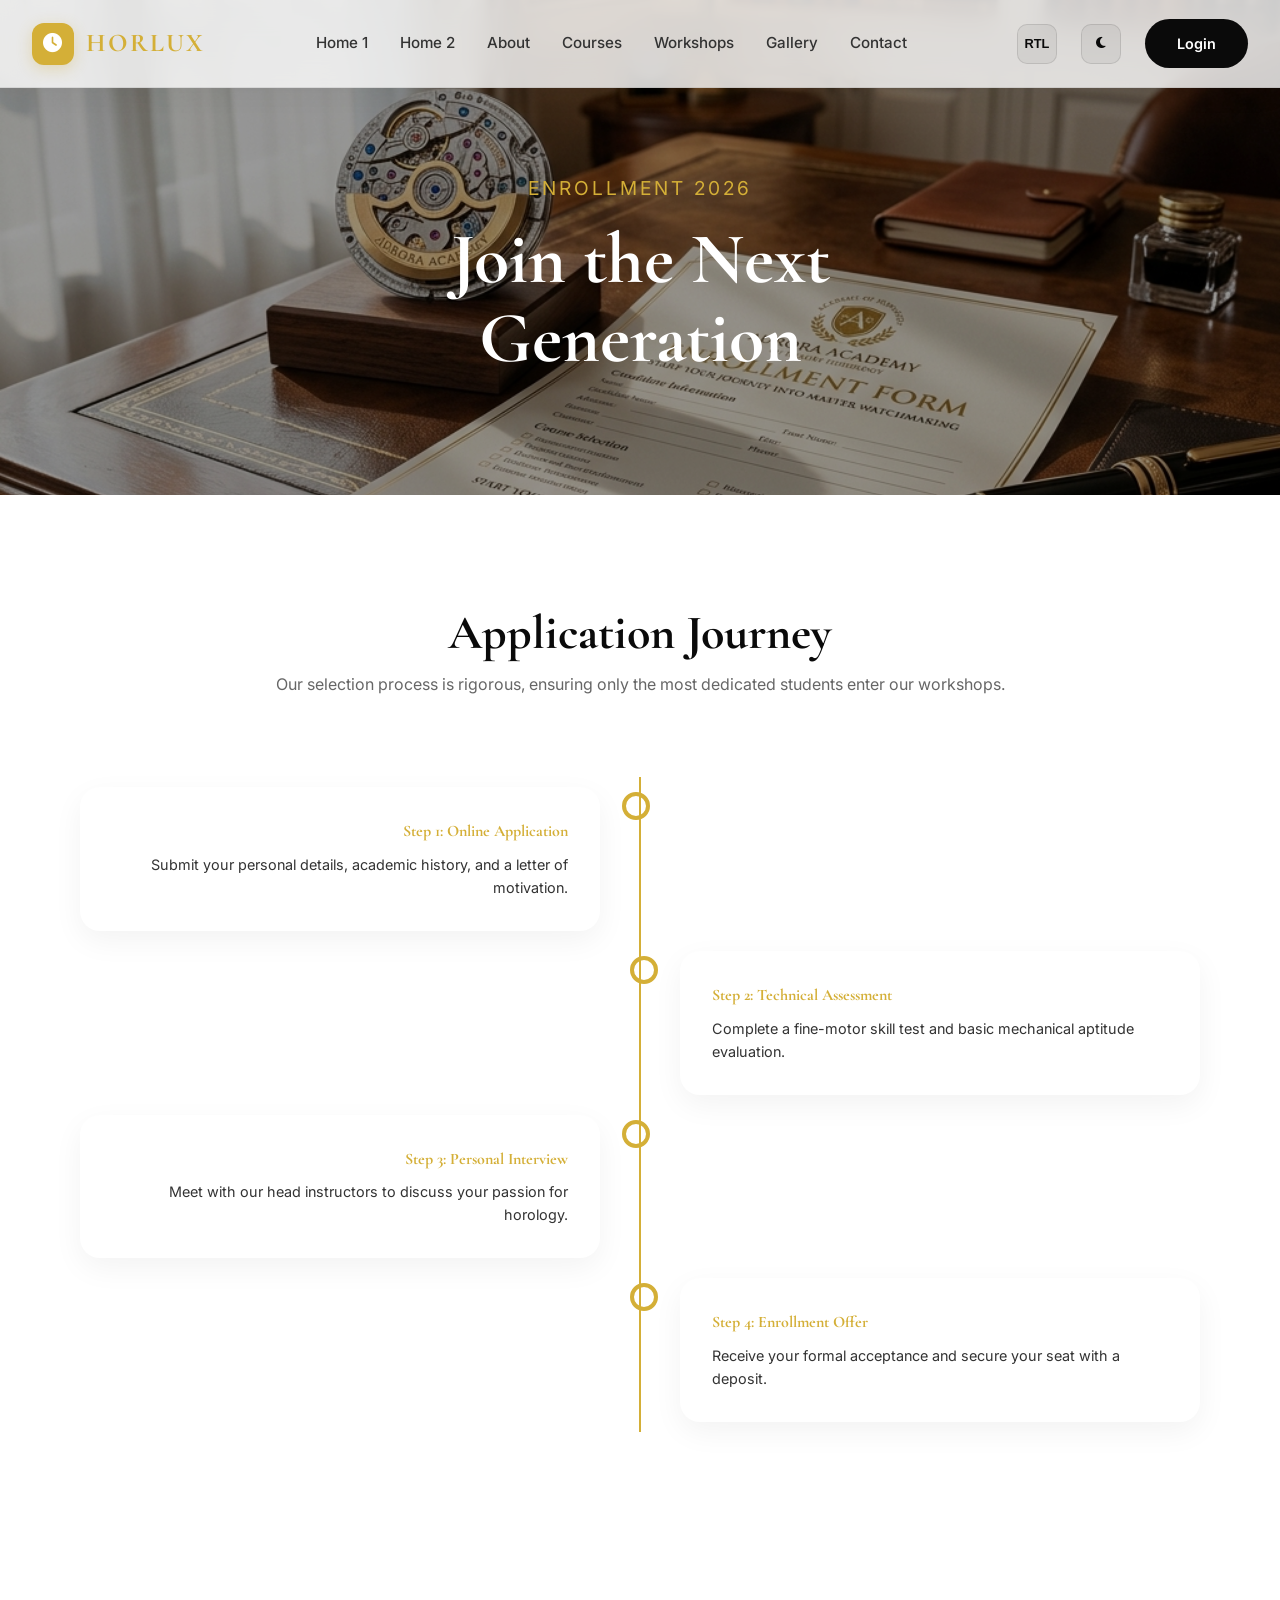
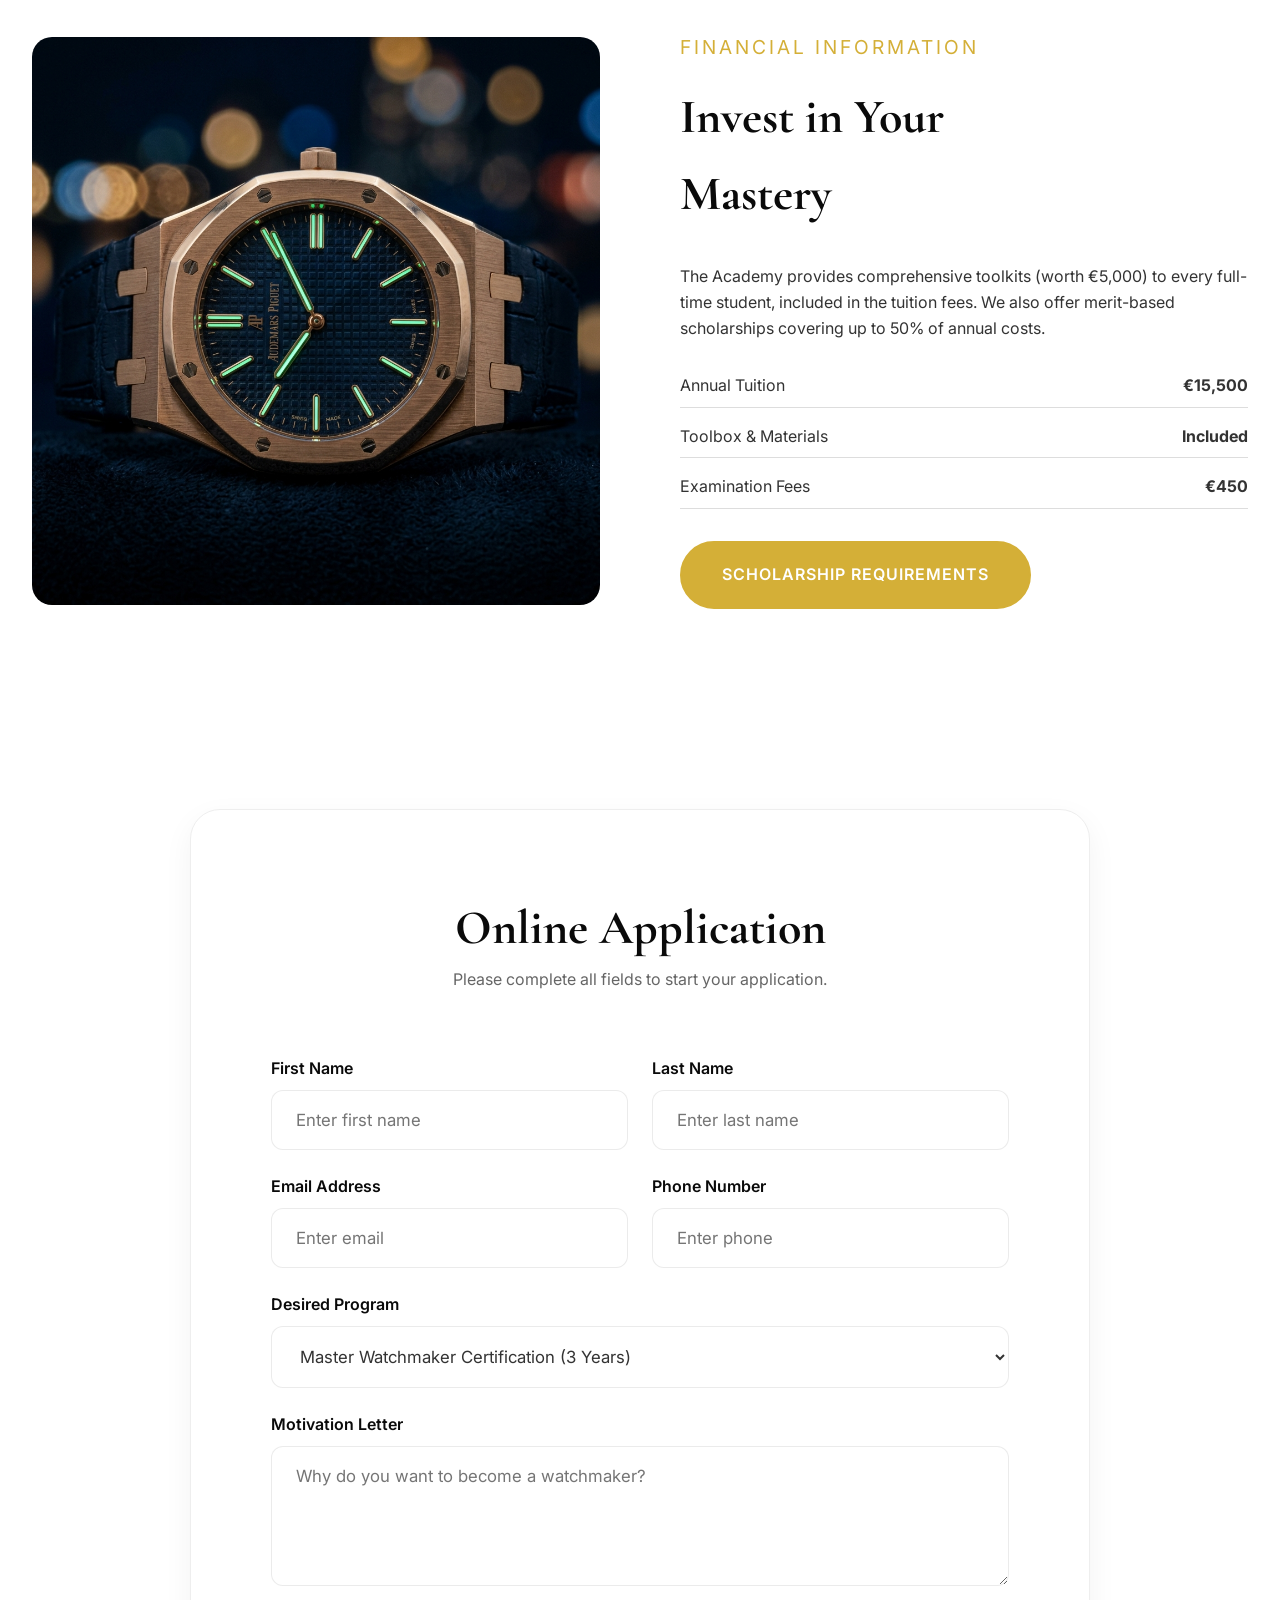
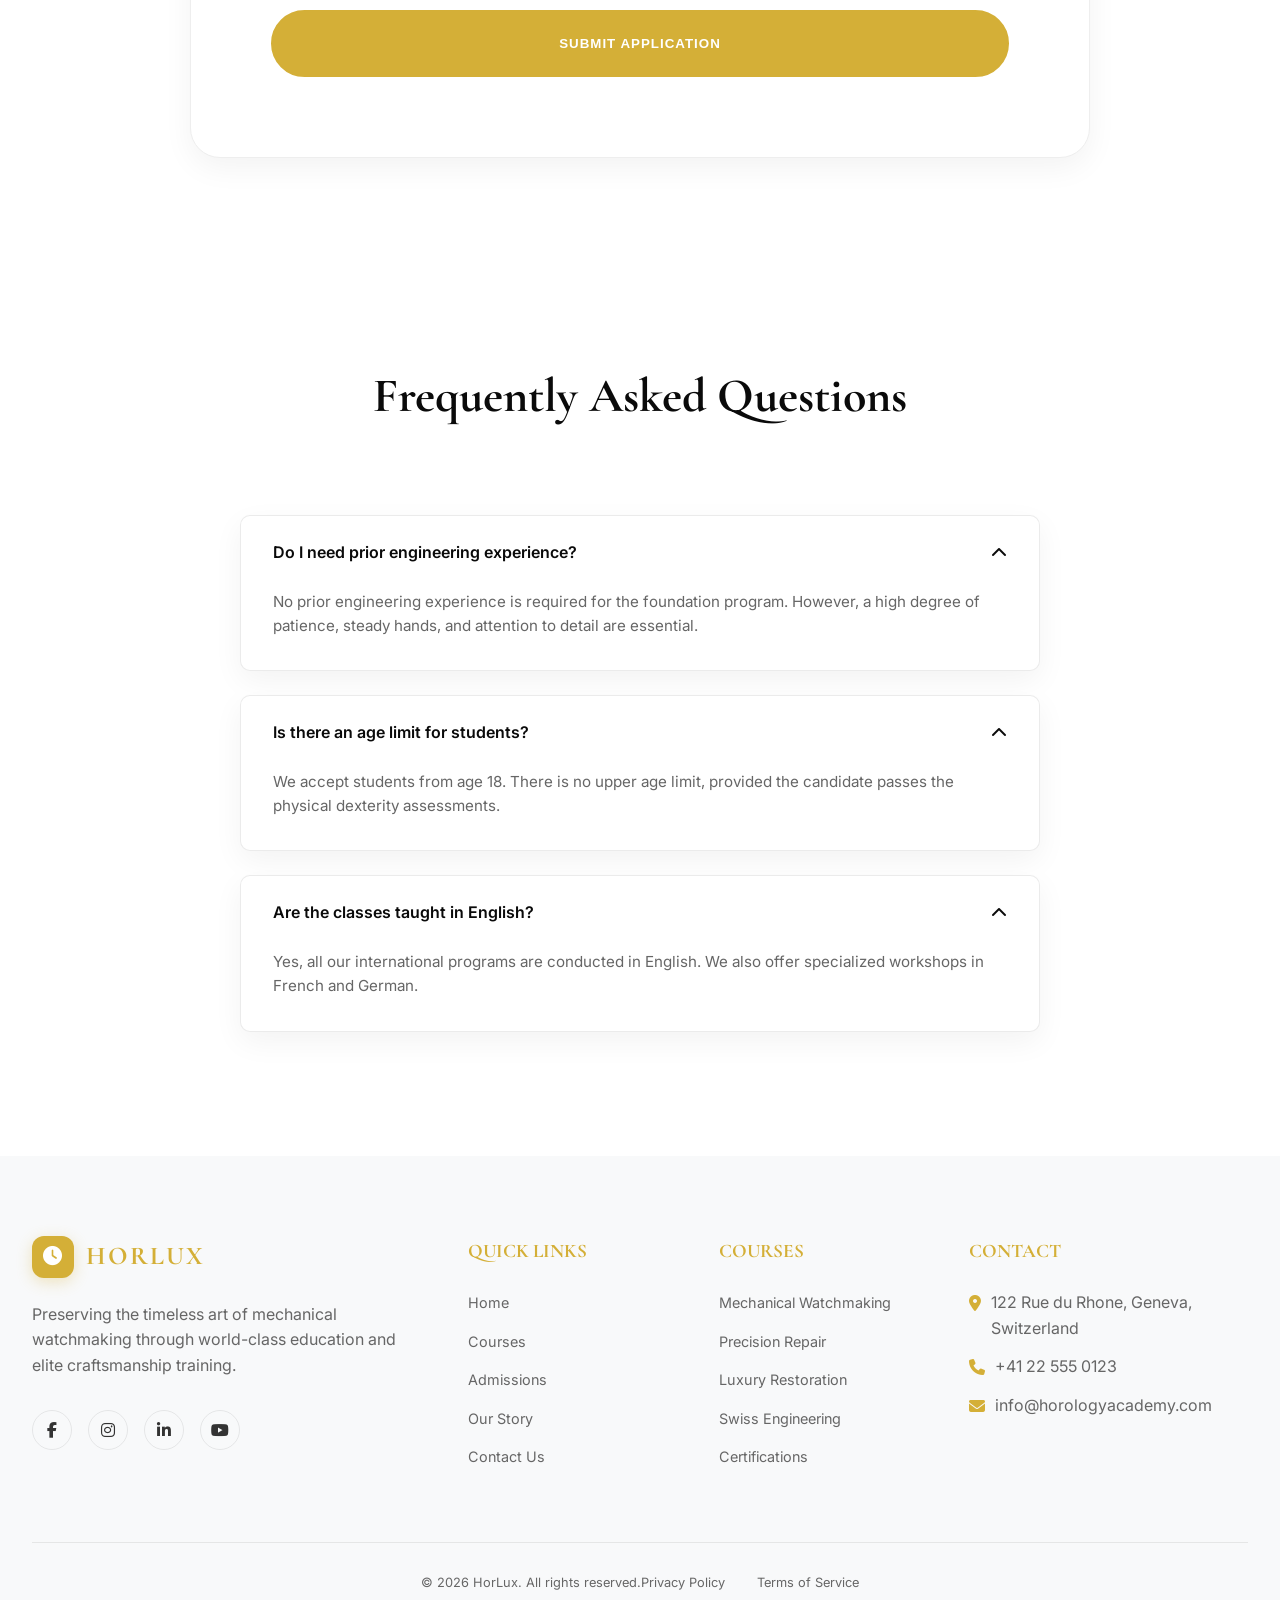
<file: pages/admissions.html>
<!DOCTYPE html>
<html lang="en" dir="ltr">
<head>
    <meta charset="UTF-8">
    <meta name="viewport" content="width=device-width, initial-scale=1.0">
    <title>Admissions | HorLux Application</title>

    <!-- Favicon -->
    <link rel="icon" type="image/svg+xml" href="../assets/images/favicon.svg">
    <link rel="apple-touch-icon" href="../assets/images/favicon.svg">

    <link href="https://fonts.googleapis.com/css2?family=Cormorant+Garamond:wght@400;600;700&family=Inter:wght@300;400;500;600;700&display=swap" rel="stylesheet">
    <link rel="stylesheet" href="https://cdnjs.cloudflare.com/ajax/libs/font-awesome/6.4.0/css/all.min.css">
    <link rel="stylesheet" href="../assets/css/style.css">
    <link rel="stylesheet" href="../assets/css/dark-mode.css">
    <link rel="stylesheet" href="../assets/css/rtl.css?v=2.2">
    <style>
        .timeline {
            position: relative;
            max-width: 1200px;
            margin: 0 auto;
        }
        .timeline::after {
            content: '';
            position: absolute;
            width: 2px;
            background: var(--primary-gold);
            top: 0; bottom: 0; left: 50%;
            margin-left: -1px;
        }
        .timeline-item {
            padding: 10px 40px;
            position: relative;
            background: inherit;
            width: 50%;
        }
        .timeline-item::after {
            content: '';
            position: absolute;
            width: 20px; height: 20px;
            right: -10px; background-color: var(--primary-white);
            border: 4px solid var(--primary-gold);
            top: 15px; border-radius: 50%; z-index: 1;
        }
        .left { left: 0; text-align: right; }
        .right { left: 50%; }
        .right::after { left: -10px; }

        @media (max-width: 1024px) {
            .timeline::after { left: 31px; }
            .timeline-item {
                width: 100%;
                padding-left: 70px;
                padding-right: 25px;
                text-align: left;
            }
            .timeline-item::after {
                left: 21px;
                right: auto;
            }
            .left, .right { left: 0; }
        }
        
        .faq-item {
            background: white;
            border-radius: 10px;
            margin-bottom: 1.5rem;
            box-shadow: var(--card-shadow);
            overflow: hidden;
            border: 1px solid var(--border-color);
        }
        .faq-question {
            padding: 1.5rem 2rem;
            cursor: pointer;
            display: flex;
            justify-content: space-between;
            align-items: center;
            font-weight: 600;
            color: var(--text-heading);
        }
        .faq-answer {
            padding: 0 2rem;
            max-height: 0;
            overflow: hidden;
            transition: var(--transition-smooth);
            color: var(--text-muted);
            font-size: 0.95rem;
            line-height: 1.6;
        }
        .faq-item.active .faq-answer {
            padding: 0 2rem 2rem 2rem;
            max-height: 200px;
        }
        .faq-item.active .fa-chevron-down {
            transform: rotate(180deg);
        }

        .form-group { margin-bottom: 1.5rem; }
        .form-control {
            width: 100%;
            padding: 1.2rem 1.5rem;
            border: 1px solid var(--border-color);
            border-radius: 12px;
            font-family: inherit;
            transition: var(--transition-smooth);
            background: var(--bg-card);
            color: var(--text-main);
        }
        .form-control:focus {
            outline: none;
            border-color: var(--primary-gold);
            box-shadow: 0 0 15px rgba(212, 175, 55, 0.1);
        }
    </style>
</head>
<body>

    <!-- Header -->
    <header class="header">
        <div class="container nav-container">
            <a href="../index.html" class="logo">
                <div class="logo-icon"><i class="fas fa-clock"></i></div>
                <span>HorLux</span>
            </a>
            
            <nav class="nav-menu">
                <a href="../index.html" class="nav-link">Home 1</a>
                <a href="home-2.html" class="nav-link">Home 2</a>
                <a href="about.html" class="nav-link">About</a>
                <a href="courses.html" class="nav-link">Courses</a>
                <a href="workshops.html" class="nav-link">Workshops</a>
                <a href="gallery.html" class="nav-link">Gallery</a>
                <a href="contact.html" class="nav-link">Contact</a>
            </nav>
            
            <div class="nav-actions">
                <button class="rtl-toggle">RTL</button>
                <button class="theme-toggle"><i class="fas fa-moon"></i></button>
                <a href="login.html" class="login-btn">Login</a>
                <button class="mobile-toggle"><i class="fas fa-bars"></i></button>
            </div>
        </div>
    </header>

    <!-- Hero Banner -->
    <section class="hero hero-subpage">
        <img src="../assets/images/hero-admissions.png" alt="Admissions Hero" class="hero-bg">
        <div class="container">
            <div class="hero-content fade-in">
                <span class="hero-tagline">Enrollment 2026</span>
                <h1 class="hero-title">Join the Next <br>Generation</h1>
            </div>
        </div>
    </section>

    <!-- Admission Process Timeline -->
    <section class="admission-process">
        <div class="container">
            <div style="text-align: center; margin-bottom: 5rem;">
                <h2 style="font-size: 3rem;">Application Journey</h2>
                <p style="color: var(--text-muted);">Our selection process is rigorous, ensuring only the most dedicated students enter our workshops.</p>
            </div>
            
            <div class="timeline">
                <div class="timeline-item left" data-reveal>
                    <div style="background: white; padding: 2rem; border-radius: 20px; box-shadow: var(--card-shadow);">
                        <h4 style="color: var(--primary-gold); margin-bottom: 0.5rem;">Step 1: Online Application</h4>
                        <p style="font-size: 0.9rem;">Submit your personal details, academic history, and a letter of motivation.</p>
                    </div>
                </div>
                <div class="timeline-item right" data-reveal>
                    <div style="background: white; padding: 2rem; border-radius: 20px; box-shadow: var(--card-shadow);">
                        <h4 style="color: var(--primary-gold); margin-bottom: 0.5rem;">Step 2: Technical Assessment</h4>
                        <p style="font-size: 0.9rem;">Complete a fine-motor skill test and basic mechanical aptitude evaluation.</p>
                    </div>
                </div>
                <div class="timeline-item left" data-reveal>
                    <div style="background: white; padding: 2rem; border-radius: 20px; box-shadow: var(--card-shadow);">
                        <h4 style="color: var(--primary-gold); margin-bottom: 0.5rem;">Step 3: Personal Interview</h4>
                        <p style="font-size: 0.9rem;">Meet with our head instructors to discuss your passion for horology.</p>
                    </div>
                </div>
                <div class="timeline-item right" data-reveal>
                    <div style="background: white; padding: 2rem; border-radius: 20px; box-shadow: var(--card-shadow);">
                        <h4 style="color: var(--primary-gold); margin-bottom: 0.5rem;">Step 4: Enrollment Offer</h4>
                        <p style="font-size: 0.9rem;">Receive your formal acceptance and secure your seat with a deposit.</p>
                    </div>
                </div>
            </div>
        </div>
    </section>

    <!-- Tuition & Scholarships -->
    <section class="tuition-section" style="background: var(--bg-light);">
        <div class="container">
            <div style="display: grid; grid-template-columns: 1fr 1fr; gap: 5rem; align-items: center;">
                <div data-reveal class="slide-right">
                    <img src="../assets/images/hero-home-2.png" alt="Investment" style="border-radius: 20px;">
                </div>
                <div data-reveal>
                    <span class="hero-tagline">Financial Information</span>
                    <h2 style="font-size: 3rem; margin-bottom: 2rem;">Invest in Your <br>Mastery</h2>
                    <p style="margin-bottom: 2rem;">The Academy provides comprehensive toolkits (worth €5,000) to every full-time student, included in the tuition fees. We also offer merit-based scholarships covering up to 50% of annual costs.</p>
                    <div style="display: grid; gap: 1rem; margin-bottom: 2rem;">
                        <div style="display: flex; justify-content: space-between; border-bottom: 1px solid #ddd; padding-bottom: 0.5rem;">
                            <span>Annual Tuition</span>
                            <span style="font-weight: 700;">€15,500</span>
                        </div>
                        <div style="display: flex; justify-content: space-between; border-bottom: 1px solid #ddd; padding-bottom: 0.5rem;">
                            <span>Toolbox & Materials</span>
                            <span style="font-weight: 700;">Included</span>
                        </div>
                        <div style="display: flex; justify-content: space-between; border-bottom: 1px solid #ddd; padding-bottom: 0.5rem;">
                            <span>Examination Fees</span>
                            <span style="font-weight: 700;">€450</span>
                        </div>
                    </div>
                    <a href="#" class="btn btn-primary">Scholarship Requirements</a>
                </div>
            </div>
        </div>
    </section>

    <!-- Application Form -->
    <section class="application-form">
        <div class="container">
            <div style="max-width: 900px; margin: 0 auto; background: white; padding: 5rem; border-radius: 30px; box-shadow: var(--card-shadow); border: 1px solid #eee;">
                <div style="text-align: center; margin-bottom: 4rem;">
                    <h2 style="font-size: 3rem;">Online Application</h2>
                    <p style="color: var(--text-muted);">Please complete all fields to start your application.</p>
                </div>
                
                <form>
                    <div style="display: grid; grid-template-columns: 1fr 1fr; gap: 1.5rem;">
                        <div class="form-group">
                            <label style="display: block; margin-bottom: 0.5rem; font-weight: 600;">First Name</label>
                            <input type="text" class="form-control" placeholder="Enter first name">
                        </div>
                        <div class="form-group">
                            <label style="display: block; margin-bottom: 0.5rem; font-weight: 600;">Last Name</label>
                            <input type="text" class="form-control" placeholder="Enter last name">
                        </div>
                    </div>
                    <div style="display: grid; grid-template-columns: 1fr 1fr; gap: 1.5rem;">
                        <div class="form-group">
                            <label style="display: block; margin-bottom: 0.5rem; font-weight: 600;">Email Address</label>
                            <input type="email" class="form-control" placeholder="Enter email">
                        </div>
                        <div class="form-group">
                            <label style="display: block; margin-bottom: 0.5rem; font-weight: 600;">Phone Number</label>
                            <input type="tel" class="form-control" placeholder="Enter phone">
                        </div>
                    </div>
                    <div class="form-group">
                        <label style="display: block; margin-bottom: 0.5rem; font-weight: 600;">Desired Program</label>
                        <select class="form-control">
                            <option>Master Watchmaker Certification (3 Years)</option>
                            <option>Luxury Restoration Seminar (6 Months)</option>
                            <option>Precision Repair (1 Year)</option>
                        </select>
                    </div>
                    <div class="form-group">
                        <label style="display: block; margin-bottom: 0.5rem; font-weight: 600;">Motivation Letter</label>
                        <textarea class="form-control" rows="5" placeholder="Why do you want to become a watchmaker?"></textarea>
                    </div>
                    <button type="submit" class="btn btn-primary" style="width: 100%; padding: 1.5rem;">Submit Application</button>
                </form>
            </div>
        </div>
    </section>

    <!-- FAQ Section -->
    <section class="faq-section" style="background: var(--bg-light);">
        <div class="container">
            <div style="text-align: center; margin-bottom: 5rem;">
                <h2 style="font-size: 3rem;">Frequently Asked Questions</h2>
            </div>
            
            <div style="max-width: 800px; margin: 0 auto;">
                <div class="faq-item" data-reveal>
                    <div class="faq-question">
                        <span>Do I need prior engineering experience?</span>
                        <i class="fas fa-chevron-down"></i>
                    </div>
                    <div class="faq-answer">
                        <p>No prior engineering experience is required for the foundation program. However, a high degree of patience, steady hands, and attention to detail are essential.</p>
                    </div>
                </div>
                <div class="faq-item" data-reveal>
                    <div class="faq-question">
                        <span>Is there an age limit for students?</span>
                        <i class="fas fa-chevron-down"></i>
                    </div>
                    <div class="faq-answer">
                        <p>We accept students from age 18. There is no upper age limit, provided the candidate passes the physical dexterity assessments.</p>
                    </div>
                </div>
                <div class="faq-item" data-reveal>
                    <div class="faq-question">
                        <span>Are the classes taught in English?</span>
                        <i class="fas fa-chevron-down"></i>
                    </div>
                    <div class="faq-answer">
                        <p>Yes, all our international programs are conducted in English. We also offer specialized workshops in French and German.</p>
                    </div>
                </div>
            </div>
        </div>
    </section>

    <!-- Footer -->
    <footer class="footer">
        <div class="container">
            <div class="footer-grid">
                <div>
                    <div class="logo footer-logo">
                        <div class="logo-icon"><i class="fas fa-clock"></i></div>
                        <span>HorLux</span>
                    </div>
                    <p class="footer-desc">Preserving the timeless art of mechanical watchmaking through world-class education and elite craftsmanship training.</p>
                    <div class="footer-socials">
                        <a href="#" class="social-icon"><i class="fab fa-facebook-f"></i></a>
                        <a href="#" class="social-icon"><i class="fab fa-instagram"></i></a>
                        <a href="#" class="social-icon"><i class="fab fa-linkedin-in"></i></a>
                        <a href="#" class="social-icon"><i class="fab fa-youtube"></i></a>
                    </div>
                </div>
                
                <div>
                    <h4 class="footer-title">Quick Links</h4>
                    <ul class="footer-links">
                        <li><a href="../index.html">Home</a></li>
                        <li><a href="courses.html">Courses</a></li>
                        <li><a href="admissions.html">Admissions</a></li>
                        <li><a href="about.html">Our Story</a></li>
                        <li><a href="contact.html">Contact Us</a></li>
                    </ul>
                </div>
                
                <div>
                    <h4 class="footer-title">Courses</h4>
                    <ul class="footer-links">
                        <li><a href="#">Mechanical Watchmaking</a></li>
                        <li><a href="#">Precision Repair</a></li>
                        <li><a href="#">Luxury Restoration</a></li>
                        <li><a href="#">Swiss Engineering</a></li>
                        <li><a href="#">Certifications</a></li>
                    </ul>
                </div>
                
                <div>
                    <h4 class="footer-title">Contact</h4>
                    <ul class="footer-links">
                        <li style="display: flex; gap: 10px; align-items: flex-start;"><i class="fas fa-map-marker-alt" style="color: var(--primary-gold); margin-top: 5px;"></i> 122 Rue du Rhone, Geneva, <br>Switzerland</li>
                        <li style="display: flex; gap: 10px; align-items: center;"><i class="fas fa-phone" style="color: var(--primary-gold);"></i> +41 22 555 0123</li>
                        <li style="display: flex; gap: 10px; align-items: center;"><i class="fas fa-envelope" style="color: var(--primary-gold);"></i> info@horologyacademy.com</li>
                    </ul>
                </div>
            </div>
            
            <div class="footer-bottom">
                <p>&copy; 2026 HorLux. All rights reserved.</p>
                <div style="display: flex; gap: 2rem;">
                    <a href="#">Privacy Policy</a>
                    <a href="#">Terms of Service</a>
                </div>
            </div>
        </div>
    </footer>

    <script src="../assets/js/main.js"></script>
    <script>
        // FAQ Accordion logic
        document.querySelectorAll('.faq-question').forEach(item => {
            item.addEventListener('click', () => {
                const parent = item.parentElement;
                parent.classList.toggle('active');
            });
        });
    </script>
</body>
</html>
</file>
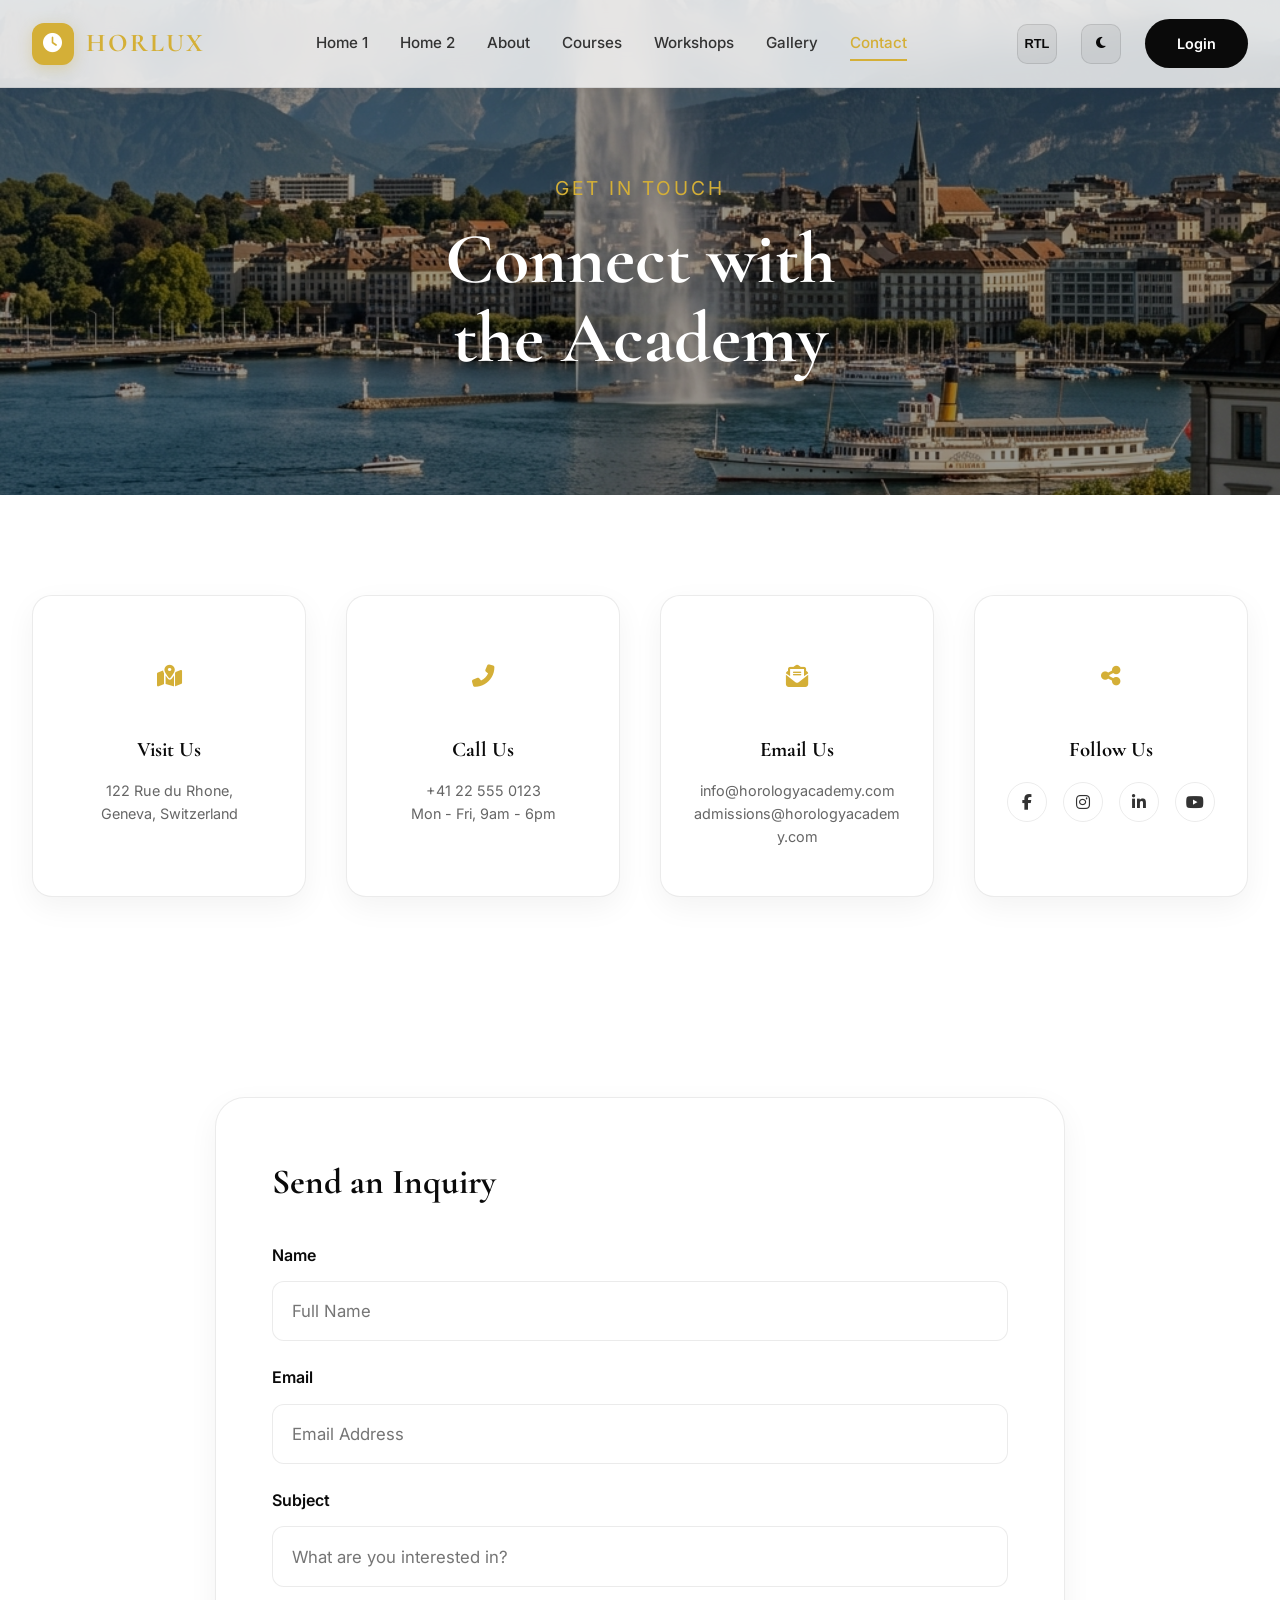
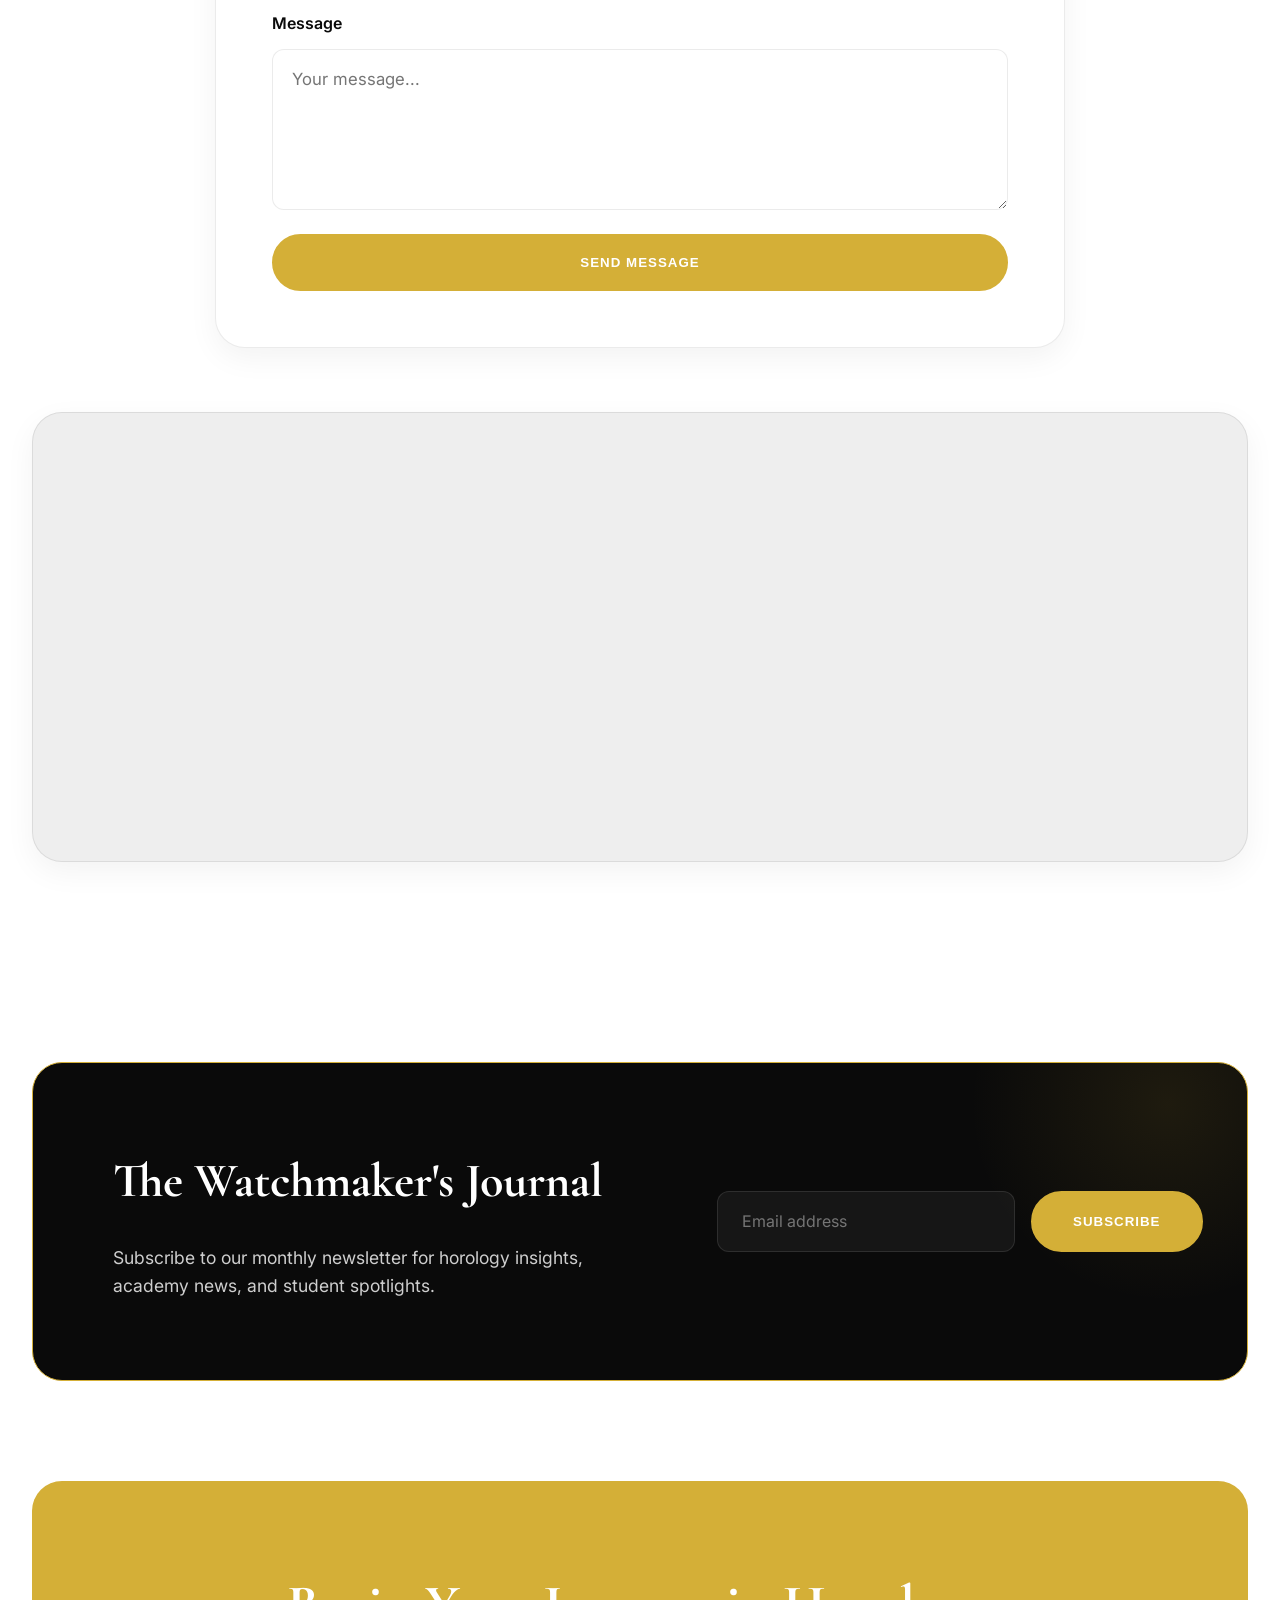
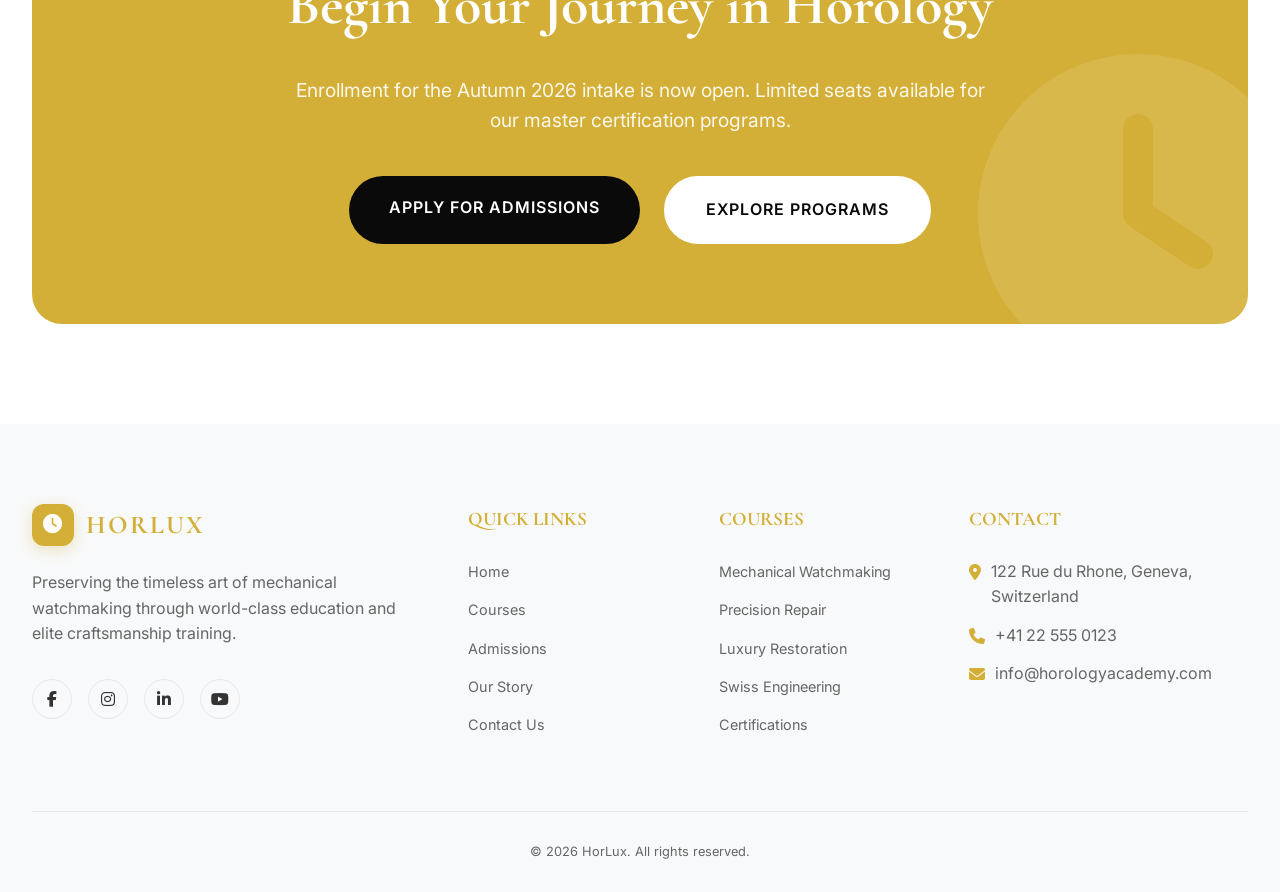
<file: pages/contact.html>
<!DOCTYPE html>
<html lang="en" dir="ltr">
<head>
    <meta charset="UTF-8">
    <meta name="viewport" content="width=device-width, initial-scale=1.0">
    <title>Contact Us | HorLux Geneva</title>

    <!-- Favicon -->
    <link rel="icon" type="image/svg+xml" href="../assets/images/favicon.svg">
    <link rel="apple-touch-icon" href="../assets/images/favicon.svg">

    <link href="https://fonts.googleapis.com/css2?family=Cormorant+Garamond:wght@400;600;700&family=Inter:wght@300;400;500;600;700&display=swap" rel="stylesheet">
    <link rel="stylesheet" href="https://cdnjs.cloudflare.com/ajax/libs/font-awesome/6.4.0/css/all.min.css">
    <link rel="stylesheet" href="../assets/css/style.css?v=2.0">
    <link rel="stylesheet" href="../assets/css/dark-mode.css?v=2.0">
    <link rel="stylesheet" href="../assets/css/rtl.css?v=2.2">
</head>
<body>

    <!-- Header -->
    <header class="header">
        <div class="container nav-container">
            <a href="../index.html" class="logo">
                <div class="logo-icon"><i class="fas fa-clock"></i></div>
                <span>HorLux</span>
            </a>
            
            <nav class="nav-menu">
                <a href="../index.html" class="nav-link">Home 1</a>
                <a href="home-2.html" class="nav-link">Home 2</a>
                <a href="about.html" class="nav-link">About</a>
                <a href="courses.html" class="nav-link">Courses</a>
                <a href="workshops.html" class="nav-link">Workshops</a>
                <a href="gallery.html" class="nav-link">Gallery</a>
                <a href="contact.html" class="nav-link active">Contact</a>
                <div class="mobile-menu-actions">
                    <div class="menu-toggle-row">
                        <button class="rtl-toggle">RTL</button>
                        <button class="theme-toggle"><i class="fas fa-moon"></i></button>
                    </div>
                    <a href="login.html" class="login-btn">Login</a>
                </div>
            </nav>
            
            <div class="nav-actions">
                <button class="rtl-toggle">RTL</button>
                <button class="theme-toggle"><i class="fas fa-moon"></i></button>
                <a href="login.html" class="login-btn">Login</a>
                <button class="mobile-toggle"><i class="fas fa-bars"></i></button>
            </div>
        </div>
    </header>

    <!-- Hero Section -->
    <section class="hero hero-subpage">
        <img src="../assets/images/hero-contact.png" alt="Contact Hero" class="hero-bg">
        <div class="container">
            <div class="hero-content fade-in">
                <span class="hero-tagline">Get in Touch</span>
                <h1 class="hero-title">Connect with <br>the Academy</h1>
            </div>
        </div>
    </section>

    <!-- Contact Cards -->
    <section class="contact-info">
        <div class="container">
            <div class="contact-grid">
                <div data-reveal class="contact-card">
                    <div class="contact-icon">
                        <i class="fas fa-map-marked-alt"></i>
                    </div>
                    <h4 class="contact-card-title">Visit Us</h4>
                    <p>122 Rue du Rhone,<br>Geneva, Switzerland</p>
                </div>
                <div data-reveal class="contact-card">
                    <div class="contact-icon">
                        <i class="fas fa-phone-alt"></i>
                    </div>
                    <h4 class="contact-card-title">Call Us</h4>
                    <p>+41 22 555 0123<br>Mon - Fri, 9am - 6pm</p>
                </div>
                <div data-reveal class="contact-card">
                    <div class="contact-icon">
                        <i class="fas fa-envelope-open-text"></i>
                    </div>
                    <h4 class="contact-card-title">Email Us</h4>
                    <p>info@horologyacademy.com<br>admissions@horologyacademy.com</p>
                </div>
                <div data-reveal class="contact-card">
                    <div class="contact-icon">
                        <i class="fas fa-share-alt"></i>
                    </div>
                    <h4 class="contact-card-title">Follow Us</h4>
                    <div class="contact-socials">
                        <a href="#" class="social-icon"><i class="fab fa-facebook-f"></i></a>
                        <a href="#" class="social-icon"><i class="fab fa-instagram"></i></a>
                        <a href="#" class="social-icon"><i class="fab fa-linkedin-in"></i></a>
                        <a href="#" class="social-icon"><i class="fab fa-youtube"></i></a>
                    </div>
                </div>
            </div>
        </div>
    </section>

    <!-- Inquiry Form & Map -->
    <section class="inquiry-section" style="background: var(--bg-light);">
        <div class="container">
            <div class="inquiry-wrapper">
                <div data-reveal class="inquiry-card">
                    <h2 class="inquiry-title">Send an Inquiry</h2>
                    <form>
                        <div class="form-group">
                            <label>Name</label>
                            <input type="text" placeholder="Full Name">
                        </div>
                        <div class="form-group">
                            <label>Email</label>
                            <input type="email" placeholder="Email Address">
                        </div>
                        <div class="form-group">
                            <label>Subject</label>
                            <input type="text" placeholder="What are you interested in?">
                        </div>
                        <div class="form-group">
                            <label>Message</label>
                            <textarea rows="6" placeholder="Your message..."></textarea>
                        </div>
                        <button type="submit" class="btn btn-primary" style="width: 100%;">Send Message</button>
                    </form>
                </div>
                
                <div data-reveal class="slide-right">
                    <div style="height: 450px; background: #eee; border-radius: 30px; overflow: hidden; position: relative; border: 1px solid var(--border-color); box-shadow: var(--card-shadow);">
                        <iframe 
                            src="https://maps.google.com/maps?q=122%20Rue%20du%20Rhone,%20Geneva,%20Switzerland&t=&z=15&ie=UTF8&iwloc=&output=embed" 
                            width="100%" 
                            height="100%" 
                            style="border:0; filter: grayscale(0.2) contrast(1.1);" 
                            allowfullscreen="" 
                            loading="lazy">
                        </iframe>
                    </div>
                </div>
            </div>
        </div>
    </section>

    <!-- Social Media & Newsletter -->
    <section class="newsletter-section" style="padding: 100px 0;">
        <div class="container">
            <div class="newsletter-banner">
                <div class="newsletter-content">
                    <h2 style="color: white; font-size: 3rem; margin-bottom: 1.5rem;">The Watchmaker's Journal</h2>
                    <p style="color: rgba(255,255,255,0.8); font-size: 1.1rem;">Subscribe to our monthly newsletter for horology insights, academy news, and student spotlights.</p>
                </div>
                <form class="newsletter-form">
                    <input type="email" class="newsletter-input" placeholder="Email address">
                    <button type="submit" class="btn btn-primary" style="padding: 0 2.5rem;">Subscribe</button>
                </form>
            </div>
        </div>
    </section>

    <!-- CTA Section -->
    <section class="cta-section" style="padding-top: 0; padding-bottom: 100px;">
        <div class="container">
            <div class="cta-banner">
                <div class="cta-content">
                    <h2 class="cta-title">Begin Your Journey in Horology</h2>
                    <p class="cta-text">Enrollment for the Autumn 2026 intake is now open. Limited seats available for our master certification programs.</p>
                    <div class="cta-btns">
                        <a href="admissions.html" class="btn btn-black">Apply for Admissions</a>
                        <a href="courses.html" class="btn btn-white">Explore Programs</a>
                    </div>
                </div>
                <!-- Decorative element -->
                <i class="fas fa-clock cta-bg-icon"></i>
            </div>
        </div>
    </section>

    <!-- Footer -->
    <footer class="footer">
        <div class="container">
            <div class="footer-grid">
                <div>
                    <div class="logo footer-logo">
                        <div class="logo-icon"><i class="fas fa-clock"></i></div>
                        <span>HorLux</span>
                    </div>
                    <p class="footer-desc">Preserving the timeless art of mechanical watchmaking through world-class education and elite craftsmanship training.</p>
                    <div class="footer-socials">
                        <a href="#" class="social-icon"><i class="fab fa-facebook-f"></i></a>
                        <a href="#" class="social-icon"><i class="fab fa-instagram"></i></a>
                        <a href="#" class="social-icon"><i class="fab fa-linkedin-in"></i></a>
                        <a href="#" class="social-icon"><i class="fab fa-youtube"></i></a>
                    </div>
                </div>
                
                <div>
                    <h4 class="footer-title">Quick Links</h4>
                    <ul class="footer-links">
                        <li><a href="../index.html">Home</a></li>
                        <li><a href="courses.html">Courses</a></li>
                        <li><a href="admissions.html">Admissions</a></li>
                        <li><a href="about.html">Our Story</a></li>
                        <li><a href="contact.html">Contact Us</a></li>
                    </ul>
                </div>
                
                <div>
                    <h4 class="footer-title">Courses</h4>
                    <ul class="footer-links">
                        <li><a href="#">Mechanical Watchmaking</a></li>
                        <li><a href="#">Precision Repair</a></li>
                        <li><a href="#">Luxury Restoration</a></li>
                        <li><a href="#">Swiss Engineering</a></li>
                        <li><a href="#">Certifications</a></li>
                    </ul>
                </div>
                
                <div>
                    <h4 class="footer-title">Contact</h4>
                    <ul class="footer-links">
                        <li style="display: flex; gap: 10px; align-items: flex-start;"><i class="fas fa-map-marker-alt" style="color: var(--primary-gold); margin-top: 5px;"></i> 122 Rue du Rhone, Geneva, <br>Switzerland</li>
                        <li style="display: flex; gap: 10px; align-items: center;"><i class="fas fa-phone" style="color: var(--primary-gold);"></i> +41 22 555 0123</li>
                        <li style="display: flex; gap: 10px; align-items: center;"><i class="fas fa-envelope" style="color: var(--primary-gold);"></i> info@horologyacademy.com</li>
                    </ul>
                </div>
            </div>
            
            <div class="footer-bottom">
                <p>&copy; 2026 HorLux. All rights reserved.</p>
            </div>
        </div>
    </footer>

    <script src="../assets/js/main.js"></script>
</body>
</html>
</file>
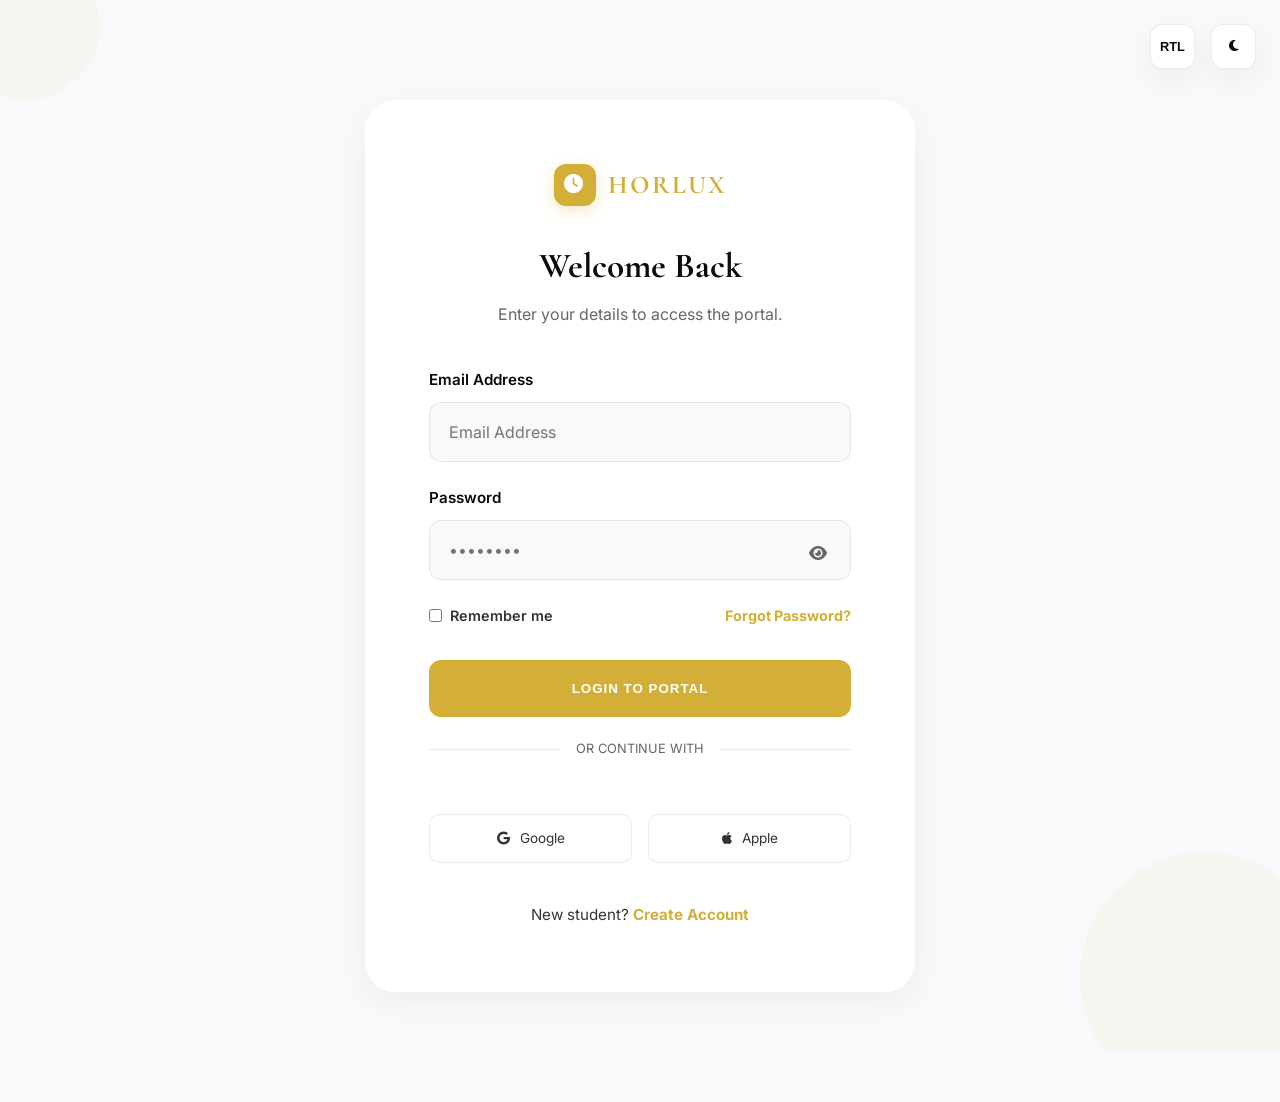
<file: pages/login.html>
<!DOCTYPE html>
<html lang="en" dir="ltr">
<head>
    <meta charset="UTF-8">
    <meta name="viewport" content="width=device-width, initial-scale=1.0">
    <title>Login | HorLux Student Portal</title>

    <!-- Favicon -->
    <link rel="icon" type="image/svg+xml" href="../assets/images/favicon.svg">
    <link rel="apple-touch-icon" href="../assets/images/favicon.svg">

    <link href="https://fonts.googleapis.com/css2?family=Cormorant+Garamond:wght@400;600;700&family=Inter:wght@300;400;500;600;700&display=swap" rel="stylesheet">
    <link rel="stylesheet" href="https://cdnjs.cloudflare.com/ajax/libs/font-awesome/6.4.0/css/all.min.css">
    <link rel="stylesheet" href="../assets/css/style.css?v=2.0">
    <link rel="stylesheet" href="../assets/css/dark-mode.css?v=2.0">
    <link rel="stylesheet" href="../assets/css/rtl.css?v=2.2">
    <style>


        body {
            background: var(--bg-section);
            min-height: 100vh;
            display: flex;
            flex-direction: column;
            align-items: center;
            justify-content: flex-start;
            padding: 100px 20px 60px;
            transition: background-color 0.4s ease;
            position: relative;
            box-sizing: border-box;
            overflow: clip; /* Fixes double scrollbar caused by absolute shapes */
        }

        .auth-controls {
            position: absolute;
            top: 1.5rem;
            right: 1.5rem;
            display: flex;
            gap: 1rem;
            z-index: 1000;
        }

        .auth-controls .rtl-toggle,
        .auth-controls .theme-toggle {
            background: var(--bg-card);
            border: 1px solid var(--border-color);
            color: var(--text-heading);
            padding: 0.8rem;
            border-radius: 12px;
            cursor: pointer;
            width: 45px;
            height: 45px;
            display: flex;
            align-items: center;
            justify-content: center;
            transition: var(--transition-smooth);
            box-shadow: var(--card-shadow);
        }

        .auth-controls button:hover {
            background: var(--primary-gold);
            color: white;
            border-color: var(--primary-gold);
            transform: translateY(-3px);
        }

        .auth-container {
            width: 100%;
            max-width: 550px;
            background: var(--bg-card);
            border-radius: 30px;
            padding: 4rem;
            box-shadow: var(--card-shadow);
            position: relative;
            transition: background-color 0.4s ease;
            z-index: 10;
        }

        .auth-content {
            display: flex;
            flex-direction: column;
            justify-content: center;
        }

        .auth-form-group { margin-bottom: 1.5rem; }
        .auth-input {
            width: 100%;
            padding: 1.2rem;
            border: 1px solid var(--border-color);
            border-radius: 12px;
            background: var(--bg-section);
            color: var(--text-main);
            transition: var(--transition-smooth);
            font-size: 1rem;
        }
        .auth-input:focus {
            outline: none;
            border-color: var(--primary-gold);
            background: var(--bg-card);
        }
        
        .social-login {
            display: flex;
            gap: 1rem;
            margin-top: 2rem;
        }
        .social-btn {
            flex: 1;
            padding: 0.8rem;
            border: 1px solid var(--border-color);
            border-radius: 10px;
            display: flex;
            align-items: center;
            justify-content: center;
            gap: 10px;
            font-size: 0.85rem;
            cursor: pointer;
            background: var(--bg-card);
            color: var(--text-main);
            transition: var(--transition-smooth);
        }
        .social-btn:hover { 
            background: var(--text-heading);
            color: var(--bg-card);
            border-color: var(--text-heading);
            transform: translateY(-3px);
            box-shadow: 0 10px 20px rgba(0,0,0,0.1);
        }
        
        .floating-shape {
            position: absolute;
            width: 150px; height: 150px;
            background: var(--primary-gold);
            opacity: 0.05;
            border-radius: 50%;
            animation: float 15s infinite ease-in-out;
            pointer-events: none;
            z-index: 1;
        }

        @keyframes float {
            0%, 100% { transform: translate(0, 0) rotate(0deg); }
            33% { transform: translate(30px, -50px) rotate(120deg); }
            66% { transform: translate(-20px, 20px) rotate(240deg); }
        }

        .auth-brand {
            display: flex;
            justify-content: center;
            margin-bottom: 2rem;
        }
        .auth-brand a { text-decoration: none; }

        @media (max-width: 640px) {
            body {
                padding: 80px 15px 40px;
                align-items: stretch;
            }
            .auth-container {
                padding: 2.5rem 1.5rem;
                border-radius: 20px;
                width: 100%;
                max-width: 100%;
                box-sizing: border-box;
            }
            .auth-controls { top: 1rem; right: 1rem; }
            .social-login { flex-direction: column; }
        }

        .password-toggle {
            position: absolute;
            right: 1.5rem;
            bottom: 1.2rem;
            cursor: pointer;
            color: var(--text-muted);
        }

        /* RTL Specifics */
        [dir="rtl"] .auth-controls { right: auto; left: 2rem; }
        [dir="rtl"] .password-toggle { left: 1.5rem; right: auto; }
    </style>
</head>
<body>

    <div class="auth-controls">
        <button class="rtl-toggle">RTL</button>
        <button class="theme-toggle"><i class="fas fa-moon"></i></button>
    </div>

    <div class="floating-shape" style="top: -50px; left: -50px;"></div>
    <div class="floating-shape" style="bottom: -50px; right: -50px; width: 250px; height: 250px;"></div>

    <div class="auth-container fade-in">
        <div class="auth-content">
            <div class="auth-brand">
                <a href="../index.html">
                    <div class="logo">
                        <div class="logo-icon"><i class="fas fa-clock"></i></div>
                        <span>HorLux</span>
                    </div>
                </a>
            </div>
            
            <h2 style="font-size: 2.2rem; margin-bottom: 0.5rem; color: var(--text-heading); text-align: center;">Welcome Back</h2>
            <p style="color: var(--text-muted); margin-bottom: 2.5rem; text-align: center;">Enter your details to access the portal.</p>
            
            <form>
                <div class="auth-form-group">
                    <label style="display: block; margin-bottom: 0.6rem; font-weight: 600; font-size: 0.95rem; color: var(--text-heading);">Email Address</label>
                    <input type="email" class="auth-input" placeholder="Email Address" required>
                </div>
                <div class="auth-form-group" style="position: relative;">
                    <label style="display: block; margin-bottom: 0.6rem; font-weight: 600; font-size: 0.95rem; color: var(--text-heading);">Password</label>
                    <input type="password" class="auth-input" id="password" placeholder="••••••••" required>
                    <i class="fas fa-eye password-toggle" id="togglePassword"></i>
                </div>
                
                <div style="display: flex; justify-content: space-between; align-items: center; margin-bottom: 2rem; font-size: 0.9rem;">
                    <label style="display: flex; align-items: center; gap: 8px; cursor: pointer; color: var(--text-main);">
                        <input type="checkbox" style="width: 16px; height: 16px; margin: 0; flex-shrink: 0;"> Remember me
                    </label>
                    <a href="#" style="color: var(--primary-gold); font-weight: 700;">Forgot Password?</a>
                </div>
                
                <button type="submit" class="btn btn-primary" style="width: 100%; border-radius: 12px; padding: 1.2rem;">Login to Portal</button>
            </form>
            
            <div style="text-align: center; margin: 2rem 0; position: relative;">
                <hr style="border: 0; border-top: 1px solid var(--border-color);">
                <span style="position: absolute; top: 50%; left: 50%; transform: translate(-50%, -50%); background: var(--bg-card); padding: 0 1rem; color: var(--text-muted); font-size: 0.8rem; white-space: nowrap;">OR CONTINUE WITH</span>
            </div>

            <div class="social-login">
                <div class="social-btn"><i class="fab fa-google"></i> Google</div>
                <div class="social-btn"><i class="fab fa-apple"></i> Apple</div>
            </div>
            
            <p style="text-align: center; margin-top: 2.5rem; font-size: 0.95rem; color: var(--text-main);">
                New student? <a href="signup.html" style="color: var(--primary-gold); font-weight: 700;">Create Account</a>
            </p>
        </div>
    </div>

    <script src="../assets/js/main.js"></script>
    <script>
        // Password Toggle
        const togglePassword = document.querySelector('#togglePassword');
        const passwordField = document.querySelector('#password');

        if (togglePassword) {
            togglePassword.addEventListener('click', function () {
                const type = passwordField.getAttribute('type') === 'password' ? 'text' : 'password';
                passwordField.setAttribute('type', type);
                this.classList.toggle('fa-eye-slash');
            });
        }
    </script>
</body>
</html>
</file>
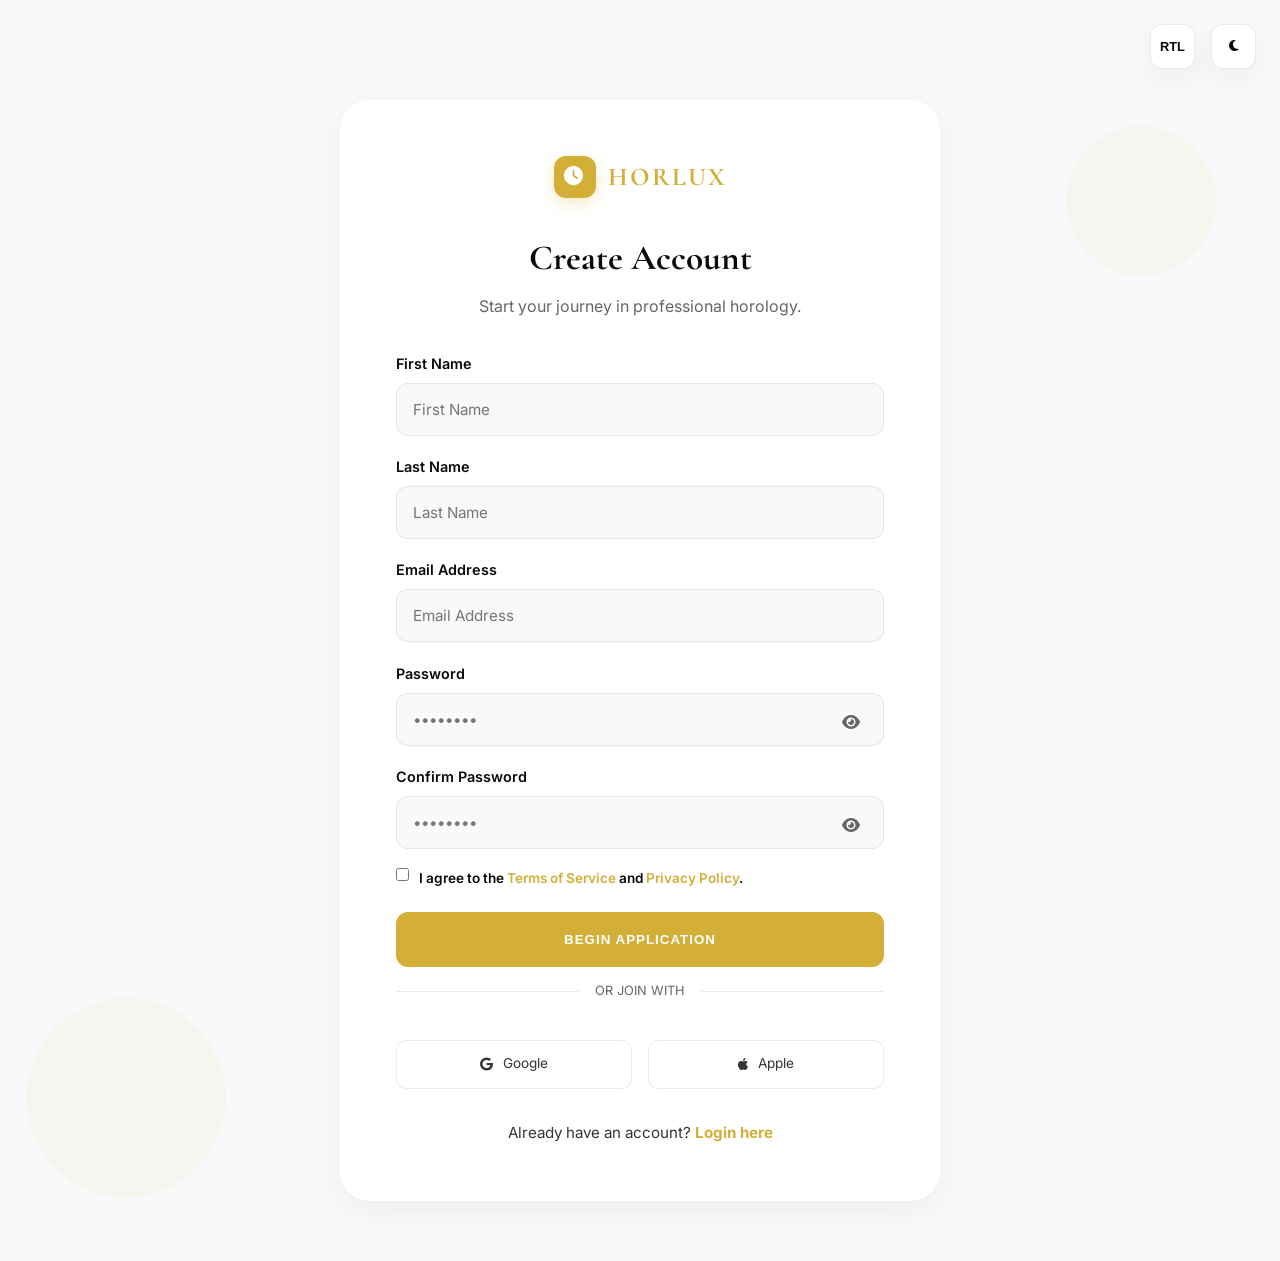
<file: pages/signup.html>
<!DOCTYPE html>
<html lang="en" dir="ltr">
<head>
    <meta charset="UTF-8">
    <meta name="viewport" content="width=device-width, initial-scale=1.0">
    <title>Sign Up | Join HorLux Academy</title>

    <!-- Favicon -->
    <link rel="icon" type="image/svg+xml" href="../assets/images/favicon.svg">
    <link rel="apple-touch-icon" href="../assets/images/favicon.svg">

    <link href="https://fonts.googleapis.com/css2?family=Cormorant+Garamond:wght@400;600;700&family=Inter:wght@300;400;500;600;700&display=swap" rel="stylesheet">
    <link rel="stylesheet" href="https://cdnjs.cloudflare.com/ajax/libs/font-awesome/6.4.0/css/all.min.css">
    <link rel="stylesheet" href="../assets/css/style.css?v=2.0">
    <link rel="stylesheet" href="../assets/css/dark-mode.css?v=2.0">
    <link rel="stylesheet" href="../assets/css/rtl.css?v=2.2">
    <style>


        body {
            background: var(--bg-section);
            min-height: 100vh;
            display: flex;
            flex-direction: column;
            align-items: center;
            justify-content: flex-start;
            padding: 100px 20px 60px;
            transition: background-color 0.4s ease;
            position: relative;
            box-sizing: border-box;
            overflow: clip; /* Fixes double scrollbar caused by absolute shapes */
        }

        .auth-controls {
            position: absolute;
            top: 1.5rem;
            right: 1.5rem;
            display: flex;
            gap: 1rem;
            z-index: 1000;
        }

        .auth-controls .rtl-toggle,
        .auth-controls .theme-toggle {
            background: var(--bg-card);
            border: 1px solid var(--border-color);
            color: var(--text-heading);
            padding: 0.8rem;
            border-radius: 12px;
            cursor: pointer;
            width: 45px;
            height: 45px;
            display: flex;
            align-items: center;
            justify-content: center;
            transition: var(--transition-smooth);
            box-shadow: var(--card-shadow);
        }

        .auth-controls button:hover {
            background: var(--primary-gold);
            color: white;
            border-color: var(--primary-gold);
            transform: translateY(-3px);
        }

        .auth-container {
            width: 100%;
            max-width: 600px;
            background: var(--bg-card);
            border-radius: 30px;
            padding: 3.5rem;
            box-shadow: var(--card-shadow);
            position: relative;
            transition: background-color 0.4s ease;
            z-index: 10;
        }

        .auth-content {
            display: flex;
            flex-direction: column;
            justify-content: center;
        }

        .auth-form-group { margin-bottom: 1.2rem; }
        .auth-input {
            width: 100%;
            padding: 1rem;
            border: 1px solid var(--border-color);
            border-radius: 12px;
            background: var(--bg-section);
            color: var(--text-main);
            transition: var(--transition-smooth);
            font-size: 0.95rem;
        }
        .auth-input:focus {
            outline: none;
            border-color: var(--primary-gold);
            background: var(--bg-card);
        }
        
        .social-login {
            display: flex;
            gap: 1rem;
            margin-top: 1.5rem;
        }
        .social-btn {
            flex: 1;
            padding: 0.8rem;
            border: 1px solid var(--border-color);
            border-radius: 10px;
            display: flex;
            align-items: center;
            justify-content: center;
            gap: 10px;
            font-size: 0.85rem;
            cursor: pointer;
            background: var(--bg-card);
            color: var(--text-main);
            transition: var(--transition-smooth);
        }
        .social-btn:hover { 
            background: var(--text-heading);
            color: var(--bg-card);
            border-color: var(--text-heading);
            transform: translateY(-3px);
            box-shadow: 0 10px 20px rgba(0,0,0,0.1);
        }
        
        .floating-shape {
            position: absolute;
            width: 150px; height: 150px;
            background: var(--primary-gold);
            opacity: 0.05;
            border-radius: 50%;
            animation: float 15s infinite ease-in-out;
            pointer-events: none;
            z-index: 1;
        }

        @keyframes float {
            0%, 100% { transform: translate(0, 0) rotate(0deg); }
            33% { transform: translate(30px, -50px) rotate(120deg); }
            66% { transform: translate(-20px, 20px) rotate(240deg); }
        }

        .auth-brand {
            display: flex;
            justify-content: center;
            margin-bottom: 2rem;
        }
        .auth-brand a { text-decoration: none; }

        @media (max-width: 640px) {
            body {
                padding: 80px 15px 40px;
                align-items: stretch;
            }
            .auth-container {
                padding: 2rem 1.2rem;
                border-radius: 20px;
                width: 100%;
                max-width: 100%;
                box-sizing: border-box;
            }
            .auth-controls { top: 1rem; right: 1rem; }
            .social-login { flex-direction: column; }
            .name-grid { grid-template-columns: 1fr !important; }
        }

        .password-toggle {
            position: absolute;
            right: 1.5rem;
            bottom: 1rem;
            cursor: pointer;
            color: var(--text-muted);
        }

        /* RTL Specifics */
        [dir="rtl"] .auth-controls { right: auto; left: 2rem; }
        [dir="rtl"] .password-toggle { left: 1.5rem; right: auto; }

        /* Hide Back to Top */
        .back-to-top { display: none !important; }
    </style>
</head>
<body>

    <div class="auth-controls">
        <button class="rtl-toggle">RTL</button>
        <button class="theme-toggle"><i class="fas fa-moon"></i></button>
    </div>

    <div class="floating-shape" style="top: 10%; right: 5%;"></div>
    <div class="floating-shape" style="bottom: 5%; left: 2%; width: 200px; height: 200px;"></div>

    <div class="auth-container fade-in">
        <div class="auth-content">
            <div class="auth-brand">
                <a href="../index.html">
                    <div class="logo">
                        <div class="logo-icon"><i class="fas fa-clock"></i></div>
                        <span>HorLux</span>
                    </div>
                </a>
            </div>
            
            <h2 style="font-size: 2.2rem; margin-bottom: 0.5rem; color: var(--text-heading); text-align: center;">Create Account</h2>
            <p style="color: var(--text-muted); margin-bottom: 2rem; text-align: center;">Start your journey in professional horology.</p>
            
            <form>
                <div class="auth-form-group">
                    <label style="display: block; margin-bottom: 0.5rem; font-weight: 600; font-size: 0.9rem; color: var(--text-heading);">First Name</label>
                    <input type="text" class="auth-input" placeholder="First Name" required>
                </div>
                <div class="auth-form-group">
                    <label style="display: block; margin-bottom: 0.5rem; font-weight: 600; font-size: 0.9rem; color: var(--text-heading);">Last Name</label>
                    <input type="text" class="auth-input" placeholder="Last Name" required>
                </div>

                <div class="auth-form-group">
                    <label style="display: block; margin-bottom: 0.5rem; font-weight: 600; font-size: 0.9rem; color: var(--text-heading);">Email Address</label>
                    <input type="email" class="auth-input" placeholder="Email Address" required>
                </div>

                 <div class="auth-form-group" style="position: relative;">
                    <label style="display: block; margin-bottom: 0.5rem; font-weight: 600; font-size: 0.9rem; color: var(--text-heading);">Password</label>
                    <input type="password" class="auth-input" id="password" placeholder="••••••••" required>
                    <i class="fas fa-eye toggle-password password-toggle" data-target="password"></i>
                </div>

                <div class="auth-form-group" style="position: relative;">
                    <label style="display: block; margin-bottom: 0.5rem; font-weight: 600; font-size: 0.9rem; color: var(--text-heading);">Confirm Password</label>
                    <input type="password" class="auth-input" id="confirm_password" placeholder="••••••••" required>
                    <i class="fas fa-eye toggle-password password-toggle" data-target="confirm_password"></i>
                </div>
                
                <div style="margin-bottom: 1.5rem; font-size: 0.85rem; color: var(--text-main);">
                    <label style="display: flex; align-items: flex-start; gap: 10px; cursor: pointer; line-height: 1.5;">
                        <input type="checkbox" style="width: 16px; height: 16px; margin: 2px 0 0 0; flex-shrink: 0;" required> 
                        <span>I agree to the <a href="#" style="color: var(--primary-gold); font-weight: 600;">Terms of Service</a> and <a href="#" style="color: var(--primary-gold); font-weight: 600;">Privacy Policy</a>.</span>
                    </label>
                </div>
                
                <button type="submit" class="btn btn-primary" style="width: 100%; border-radius: 12px; padding: 1.1rem;">Begin Application</button>
            </form>
            
            <div style="text-align: center; margin: 1.5rem 0; position: relative;">
                <hr style="border: 0; border-top: 1px solid var(--border-color);">
                <span style="position: absolute; top: 50%; left: 50%; transform: translate(-50%, -50%); background: var(--bg-card); padding: 0 1rem; color: var(--text-muted); font-size: 0.8rem; white-space: nowrap;">OR JOIN WITH</span>
            </div>

            <div class="social-login">
                <div class="social-btn"><i class="fab fa-google"></i> Google</div>
                <div class="social-btn"><i class="fab fa-apple"></i> Apple</div>
            </div>
            
            <p style="text-align: center; margin-top: 2rem; font-size: 0.95rem; color: var(--text-main);">
                Already have an account? <a href="login.html" style="color: var(--primary-gold); font-weight: 700;">Login here</a>
            </p>
        </div>
    </div>

    <script src="../assets/js/main.js"></script>
    <script>
        // Password Toggle
        const toggleButtons = document.querySelectorAll('.toggle-password');
        
        toggleButtons.forEach(button => {
            button.addEventListener('click', function() {
                const targetId = this.getAttribute('data-target');
                const field = document.getElementById(targetId);
                const type = field.getAttribute('type') === 'password' ? 'text' : 'password';
                field.setAttribute('type', type);
                this.classList.toggle('fa-eye-slash');
            });
        });
    </script>
</body>
</html>
</file>
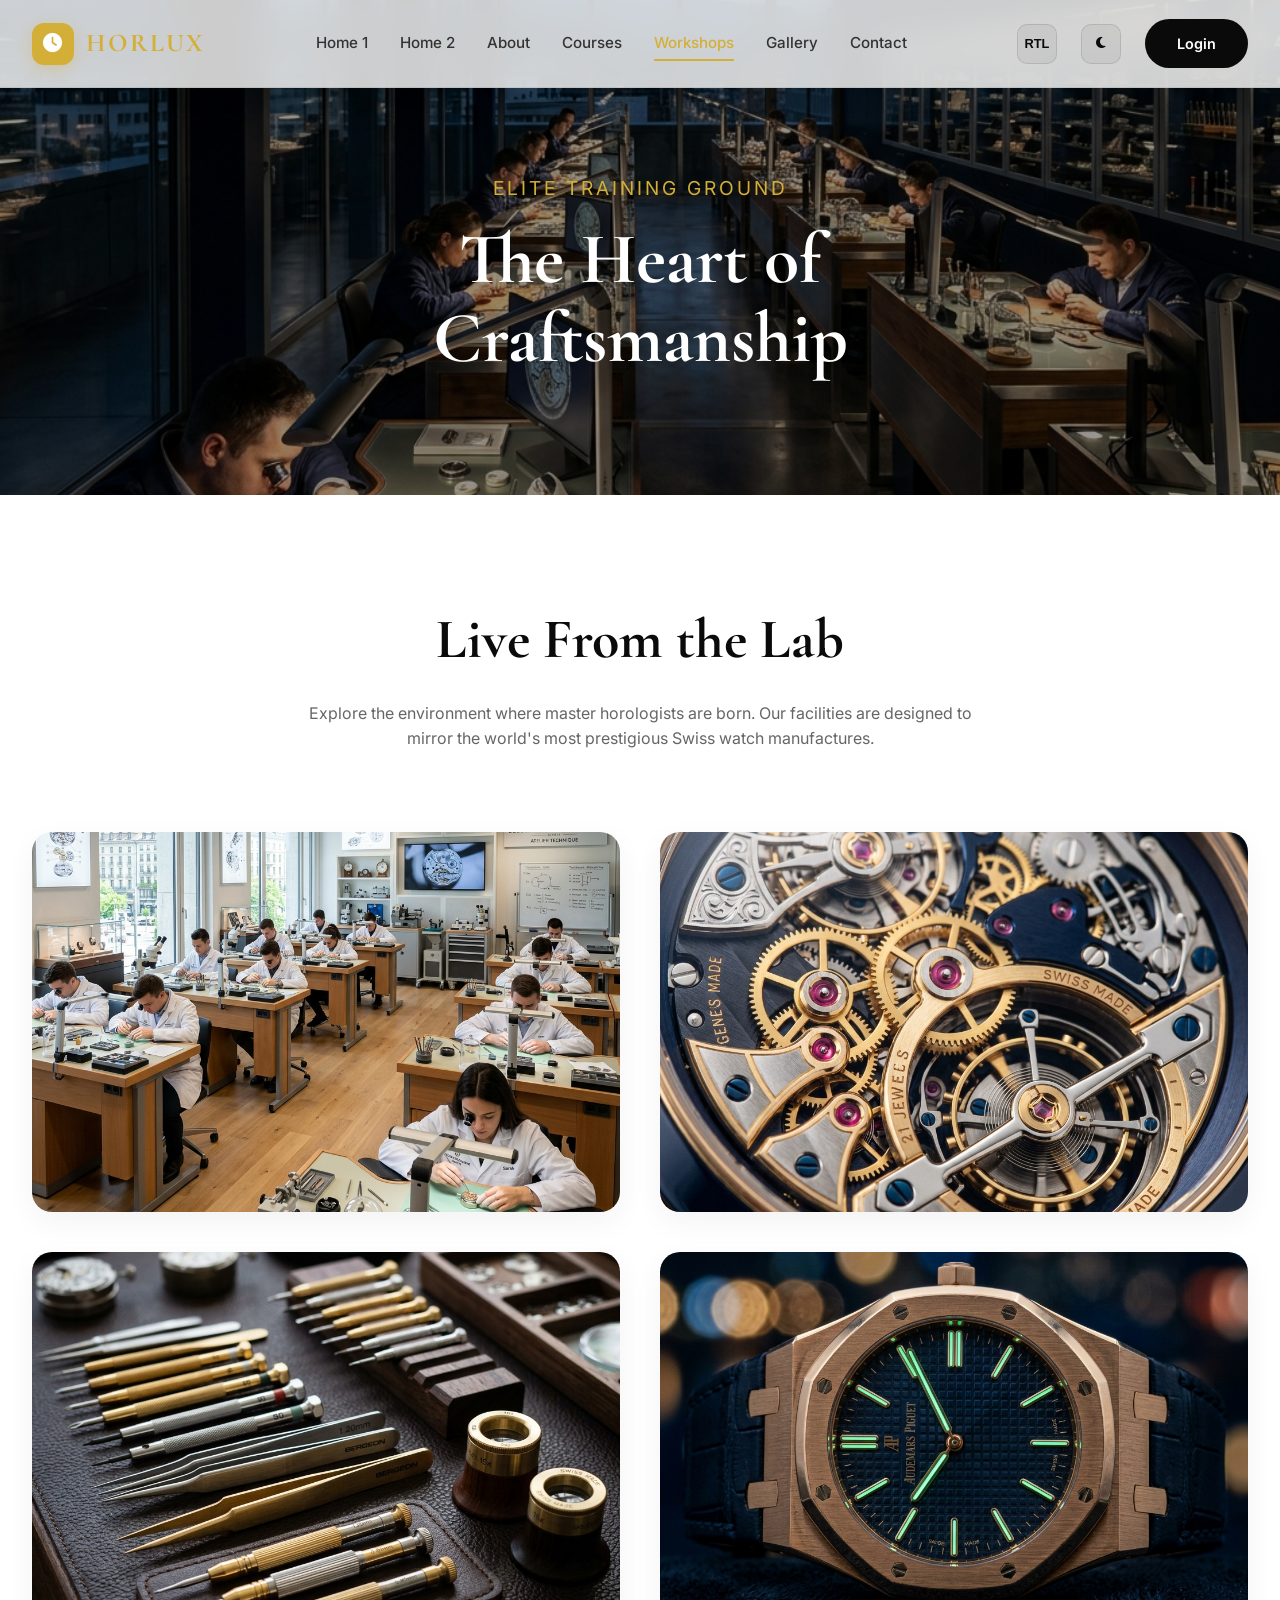
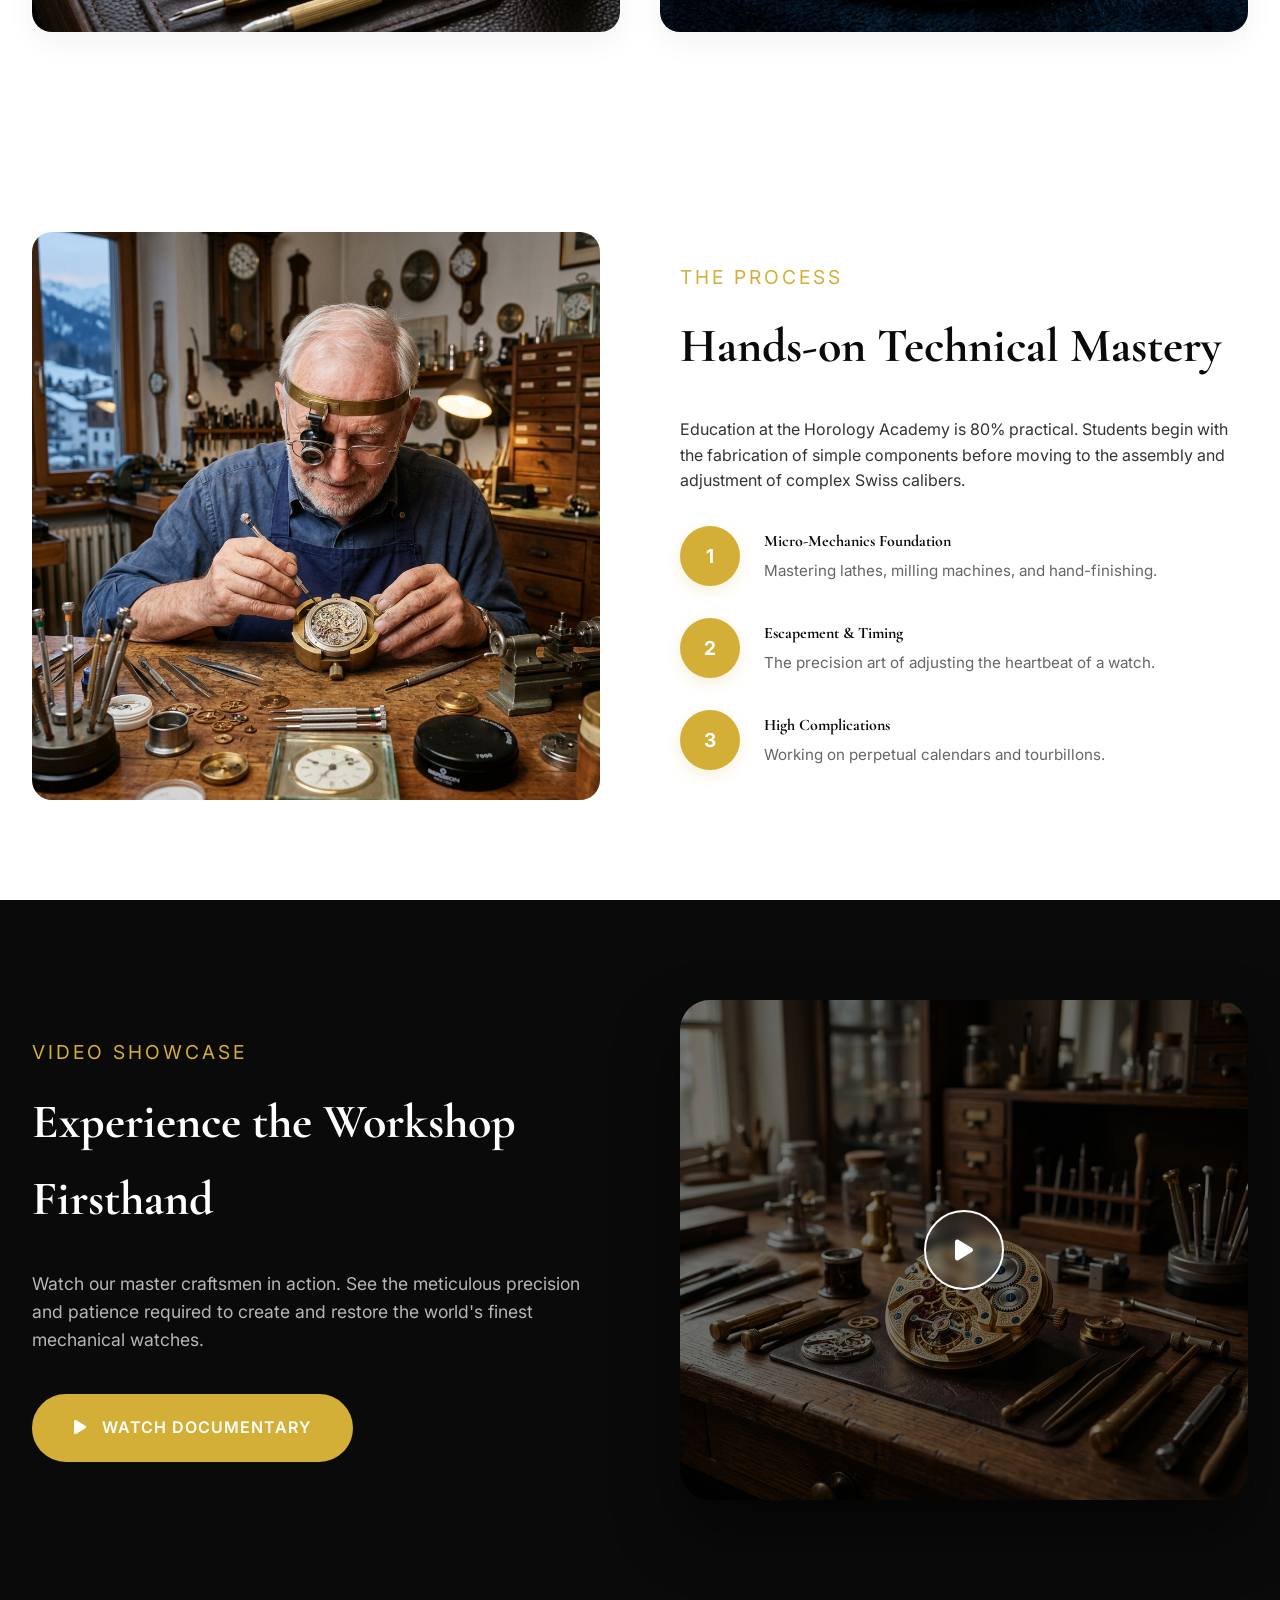
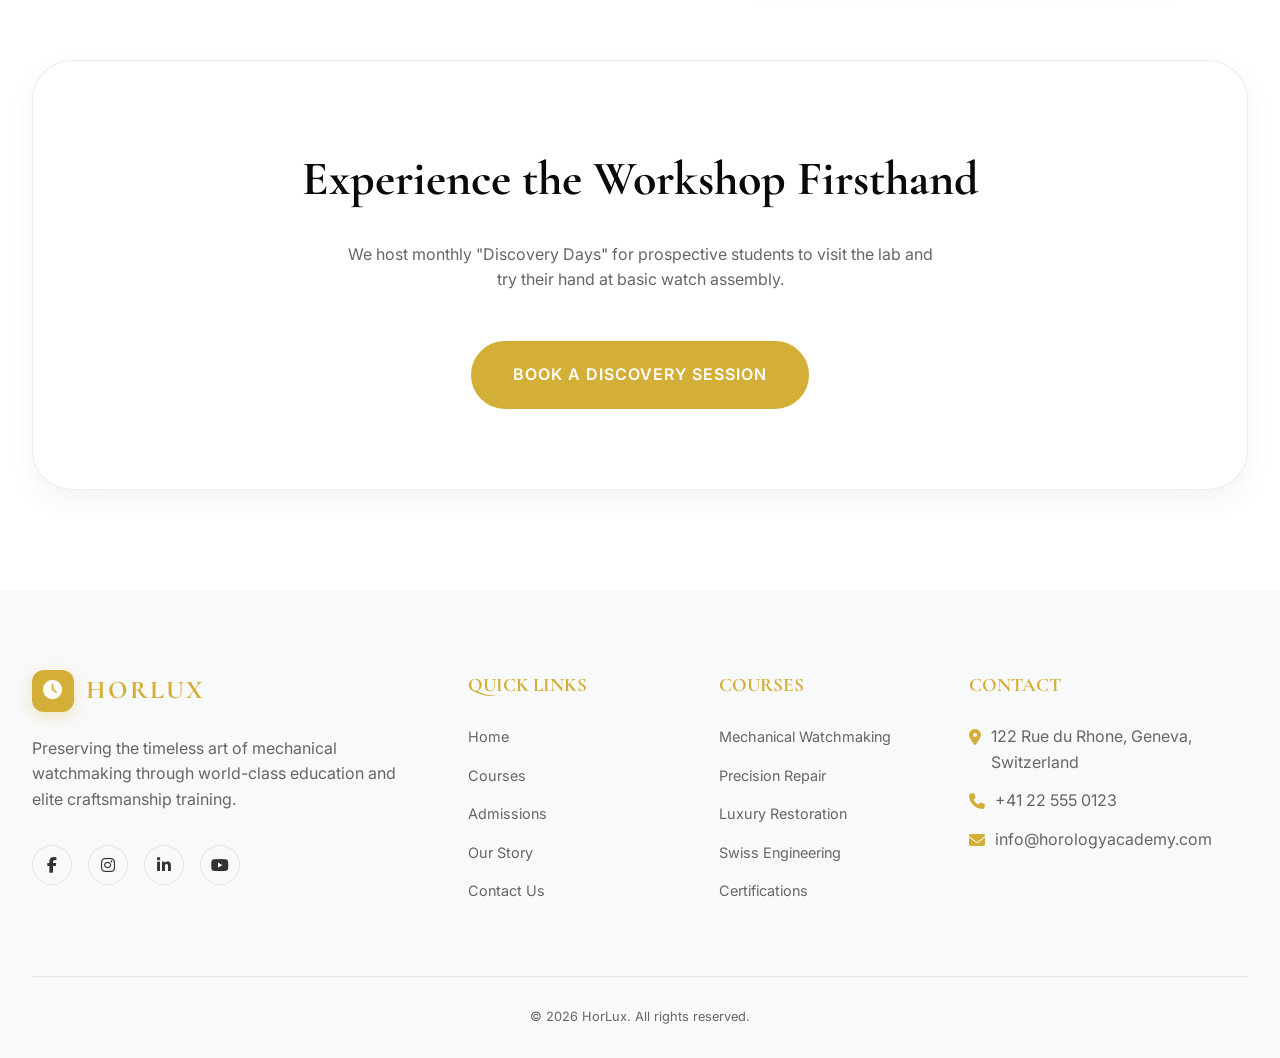
<file: pages/workshops.html>
<!DOCTYPE html>
<html lang="en" dir="ltr">
<head>
    <meta charset="UTF-8">
    <meta name="viewport" content="width=device-width, initial-scale=1.0">
    <title>The Workshop | HorLux Laboratory</title>

    <!-- Favicon -->
    <link rel="icon" type="image/svg+xml" href="../assets/images/favicon.svg">
    <link rel="apple-touch-icon" href="../assets/images/favicon.svg">

    <link href="https://fonts.googleapis.com/css2?family=Cormorant+Garamond:wght@400;600;700&family=Inter:wght@300;400;500;600;700&display=swap" rel="stylesheet">
    <link rel="stylesheet" href="https://cdnjs.cloudflare.com/ajax/libs/font-awesome/6.4.0/css/all.min.css">
    <link rel="stylesheet" href="../assets/css/style.css">
    <link rel="stylesheet" href="../assets/css/dark-mode.css">
    <link rel="stylesheet" href="../assets/css/rtl.css?v=2.2">
</head>
<body>

    <!-- Header -->
    <header class="header">
        <div class="container nav-container">
            <a href="../index.html" class="logo">
                <div class="logo-icon"><i class="fas fa-clock"></i></div>
                <span>HorLux</span>
            </a>
            
            <nav class="nav-menu">
                <a href="../index.html" class="nav-link">Home 1</a>
                <a href="home-2.html" class="nav-link">Home 2</a>
                <a href="about.html" class="nav-link">About</a>
                <a href="courses.html" class="nav-link">Courses</a>
                <a href="workshops.html" class="nav-link active">Workshops</a>
                <a href="gallery.html" class="nav-link">Gallery</a>
                <a href="contact.html" class="nav-link">Contact</a>
                <div class="mobile-menu-actions">
                    <div class="menu-toggle-row">
                        <button class="rtl-toggle">RTL</button>
                        <button class="theme-toggle"><i class="fas fa-moon"></i></button>
                    </div>
                    <a href="login.html" class="login-btn">Login</a>
                </div>
            </nav>
            
            <div class="nav-actions">
                <button class="rtl-toggle">RTL</button>
                <button class="theme-toggle"><i class="fas fa-moon"></i></button>
                <a href="login.html" class="login-btn">Login</a>
                <button class="mobile-toggle"><i class="fas fa-bars"></i></button>
            </div>
        </div>
    </header>

    <!-- Hero Section -->
    <section class="hero hero-subpage">
        <img src="../assets/images/hero-workshops.png" alt="Workshop Hero" class="hero-bg">
        <div class="container">
            <div class="hero-content fade-in">
                <span class="hero-tagline">Elite Training Ground</span>
                <h1 class="hero-title">The Heart of <br>Craftsmanship</h1>
            </div>
        </div>
    </section>

    <!-- Workshop Photos -->
    <section class="workshop-photos">
        <div class="container">
            <div class="workshop-header" style="text-align: center; margin-bottom: 5rem;">
                <h2 class="workshop-title">Live From the Lab</h2>
                <p style="color: var(--text-muted); max-width: 700px; margin: 1rem auto;">Explore the environment where master horologists are born. Our facilities are designed to mirror the world's most prestigious Swiss watch manufactures.</p>
            </div>
            
            <div class="workshop-grid">
                <div data-reveal class="workshop-item">
                    <img src="../assets/images/workshop-preview.png" alt="Workshop" style="width: 100%; height: 100%; object-fit: cover; border-radius: 20px; box-shadow: var(--card-shadow);">
                </div>
                <div data-reveal class="workshop-item">
                    <img src="../assets/images/about-img.png" alt="Workshop" style="width: 100%; height: 100%; object-fit: cover; border-radius: 20px; box-shadow: var(--card-shadow);">
                </div>
                <div data-reveal class="workshop-item">
                    <img src="../assets/images/tools.png" alt="Workshop" style="width: 100%; height: 100%; object-fit: cover; border-radius: 20px; box-shadow: var(--card-shadow);">
                </div>
                <div data-reveal class="workshop-item">
                    <img src="../assets/images/hero-home-2.png" alt="Workshop" style="width: 100%; height: 100%; object-fit: cover; border-radius: 20px; box-shadow: var(--card-shadow);">
                </div>
            </div>
        </div>
    </section>

    <!-- Training Process -->
    <section class="training-process" style="background: var(--bg-light);">
        <div class="container">
            <div class="split-grid">
                <div data-reveal class="split-col-img">
                    <img src="../assets/images/instructor.png" alt="Training" style="border-radius: 20px;">
                </div>
                <div data-reveal class="training-content">
                    <span class="hero-tagline">The Process</span>
                    <h2 class="training-title">Hands-on Technical Mastery</h2>
                    <p style="margin-bottom: 2rem;">Education at the Horology Academy is 80% practical. Students begin with the fabrication of simple components before moving to the assembly and adjustment of complex Swiss calibers.</p>
                    
                    <div class="training-steps">
                        <div class="step-item">
                            <div class="step-number">1</div>
                            <div class="step-info">
                                <h4>Micro-Mechanics Foundation</h4>
                                <p>Mastering lathes, milling machines, and hand-finishing.</p>
                            </div>
                        </div>
                        <div class="step-item">
                            <div class="step-number">2</div>
                            <div class="step-info">
                                <h4>Escapement & Timing</h4>
                                <p>The precision art of adjusting the heartbeat of a watch.</p>
                            </div>
                        </div>
                        <div class="step-item">
                            <div class="step-number">3</div>
                            <div class="step-info">
                                <h4>High Complications</h4>
                                <p>Working on perpetual calendars and tourbillons.</p>
                            </div>
                        </div>
                    </div>
                </div>
            </div>
        </div>
    </section>

    <!-- Watch Repair Demo -->
    <!-- Video Showcase -->
    <section class="video-showcase" style="background: var(--primary-black); color: white; padding: 100px 0;">
        <div class="container">
            <div class="split-grid align-center">
                <div data-reveal>
                    <span class="hero-tagline" style="color: var(--primary-gold);">Video Showcase</span>
                    <h2 class="video-title">Experience the Workshop Firsthand</h2>
                    <p style="margin-bottom: 2.5rem; color: rgba(255,255,255,0.7); font-size: 1.1rem;">Watch our master craftsmen in action. See the meticulous precision and patience required to create and restore the world's finest mechanical watches.</p>
                    <a href="#" class="btn btn-primary"><i class="fas fa-play" style="margin-right: 10px;"></i> Watch Documentary</a>
                </div>
                <div data-reveal class="video-container-wrapper">
                    <div class="video-preview-card">
                        <img src="../assets/images/hero-home-1.png" alt="Workshop Video" class="video-img">
                        <div class="video-overlay">
                            <div class="video-play-btn">
                                <i class="fas fa-play"></i>
                            </div>
                        </div>
                    </div>
                </div>
            </div>
        </div>
    </section>

    <!-- Workshop Registration CTA -->
    <section class="registration-cta" style="padding: 60px 0 100px;">
        <div class="container">
            <div data-reveal style="background: var(--bg-card); padding: 5rem 2rem; border-radius: 40px; border: 1px solid var(--border-color); box-shadow: var(--card-shadow); text-align: center;">
                <h2 style="font-size: 3rem; margin-bottom: 1.5rem;">Experience the Workshop Firsthand</h2>
                <p style="color: var(--text-muted); margin-bottom: 3rem; max-width: 600px; margin-left: auto; margin-right: auto;">We host monthly "Discovery Days" for prospective students to visit the lab and try their hand at basic watch assembly.</p>
                <a href="contact.html" class="btn btn-primary">Book a Discovery Session</a>
            </div>
        </div>
    </section>

    <!-- Footer -->
    <footer class="footer">
        <div class="container">
            <div class="footer-grid">
                <div>
                    <div class="logo footer-logo">
                        <div class="logo-icon"><i class="fas fa-clock"></i></div>
                        <span>HorLux</span>
                    </div>
                    <p class="footer-desc">Preserving the timeless art of mechanical watchmaking through world-class education and elite craftsmanship training.</p>
                    <div class="footer-socials">
                        <a href="#" class="social-icon"><i class="fab fa-facebook-f"></i></a>
                        <a href="#" class="social-icon"><i class="fab fa-instagram"></i></a>
                        <a href="#" class="social-icon"><i class="fab fa-linkedin-in"></i></a>
                        <a href="#" class="social-icon"><i class="fab fa-youtube"></i></a>
                    </div>
                </div>
                
                <div>
                    <h4 class="footer-title">Quick Links</h4>
                    <ul class="footer-links">
                        <li><a href="../index.html">Home</a></li>
                        <li><a href="courses.html">Courses</a></li>
                        <li><a href="admissions.html">Admissions</a></li>
                        <li><a href="about.html">Our Story</a></li>
                        <li><a href="contact.html">Contact Us</a></li>
                    </ul>
                </div>
                
                <div>
                    <h4 class="footer-title">Courses</h4>
                    <ul class="footer-links">
                        <li><a href="#">Mechanical Watchmaking</a></li>
                        <li><a href="#">Precision Repair</a></li>
                        <li><a href="#">Luxury Restoration</a></li>
                        <li><a href="#">Swiss Engineering</a></li>
                        <li><a href="#">Certifications</a></li>
                    </ul>
                </div>
                
                <div>
                    <h4 class="footer-title">Contact</h4>
                    <ul class="footer-links">
                        <li style="display: flex; gap: 10px; align-items: flex-start;"><i class="fas fa-map-marker-alt" style="color: var(--primary-gold); margin-top: 5px;"></i> 122 Rue du Rhone, Geneva, <br>Switzerland</li>
                        <li style="display: flex; gap: 10px; align-items: center;"><i class="fas fa-phone" style="color: var(--primary-gold);"></i> +41 22 555 0123</li>
                        <li style="display: flex; gap: 10px; align-items: center;"><i class="fas fa-envelope" style="color: var(--primary-gold);"></i> info@horologyacademy.com</li>
                    </ul>
                </div>
            </div>
            
            <div class="footer-bottom">
                <p>&copy; 2026 HorLux. All rights reserved.</p>
            </div>
        </div>
    </footer>

    <script src="../assets/js/main.js"></script>
</body>
</html>
</file>
<file: assets/css/style.css>
/* 
  Watchmaking School & HorLux
  Main Stylesheet
*/

:root {
    --primary-gold: #D4AF37;
    --primary-black: #0A0A0A;
    --primary-silver: #C0C0C0;
    --primary-white: #FFFFFF;
    --deep-navy: #0F172A;
    
    /* Theme Variables - Light Mode (Default) */
    --bg-body: #FFFFFF;
    --bg-section: #F8F9FA;
    --bg-card: #FFFFFF;
    --bg-header: rgba(255, 255, 255, 0.8);
    --bg-footer: #F8F9FA;
    --text-main: #333333;
    --text-heading: #0A0A0A;
    --text-muted: #666666;
    --text-footer: #333333;
    --text-footer-muted: #666666;
    --border-color: rgba(0, 0, 0, 0.08);
    --card-shadow: 0 10px 30px rgba(0, 0, 0, 0.05);
    
    --transition-smooth: all 0.4s cubic-bezier(0.4, 0, 0.2, 1);
}

* {
    margin: 0;
    padding: 0;
    box-sizing: border-box;
}

html {
    scroll-behavior: smooth;
    overflow-x: hidden;
}

body {
    font-family: 'Inter', sans-serif;
    color: var(--text-main);
    background-color: var(--bg-body);
    line-height: 1.6;
    transition: background-color 0.4s ease, color 0.4s ease;
}

h1, h2, h3, h4, h5, h6 {
    font-family: 'Cormorant Garamond', serif;
    font-weight: 700;
    color: var(--text-heading);
    transition: color 0.4s ease;
}

a {
    text-decoration: none;
    color: inherit;
    transition: var(--transition-smooth);
}

ul {
    list-style: none;
}

img {
    max-width: 100%;
    display: block;
}

/* --- Layout Components --- */

.container {
    max-width: 1280px;
    margin: 0 auto;
    padding: 0 2rem;
}

section {
    padding: 100px 0;
}

.split-grid {
    display: grid;
    grid-template-columns: 1fr 1fr;
    gap: 5rem;
    align-items: center;
}

.grid-3 {
    display: grid;
    grid-template-columns: repeat(3, 1fr);
    gap: 2rem;
}

.split-col-img {
    order: 0;
}

.split-col-content {
    order: 1;
}

.section-title-split {
    font-size: 3rem;
    margin-bottom: 2rem;
}

/* Specific Home Workshop Banner */
.workshop-banner-home .split-grid {
    grid-template-columns: 0.85fr 1.15fr;
    gap: 4rem;
}

.workshop-banner-home .split-col-img img {
    max-height: 480px;
    width: 100%;
    object-fit: cover;
}

/* About story heading — single line on desktop, wraps naturally on mobile */
.about-story-title {
    white-space: nowrap;
    max-width: none !important;
}

/* Specific About Academy Banner */
.about-banner-home .split-grid {
    grid-template-columns: 0.85fr 1.15fr;
    gap: 5rem;
}

.about-banner-home .split-col-img img {
    max-height: 480px;
    width: 100%;
    object-fit: cover;
}

/* Reserve room for the gold drop shadow so it doesn't bleed into neighbours */
.about-banner-home .split-col-img {
    padding-bottom: 30px;
    padding-right: 30px;
    overflow: visible;
}

.stats-row-mobile {
    display: flex;
    gap: 2rem;
    margin-top: 3rem;
}

.stat-item-mobile {
    text-align: center;
}

.stat-num-mobile {
    color: var(--primary-gold);
    font-size: 2.5rem;
}

.stat-label-mobile {
    font-size: 0.8rem;
    text-transform: uppercase;
}

/* --- Navigation --- */

.header {
    position: fixed;
    top: 0;
    left: 0;
    width: 100%;
    z-index: 1000;
    transition: var(--transition-smooth);
    padding: 1.2rem 0;
    background: var(--bg-header);
    backdrop-filter: blur(15px);
    -webkit-backdrop-filter: blur(15px);
    border-bottom: 1px solid var(--border-color);
    box-shadow: 0 4px 30px rgba(0, 0, 0, 0.05);
}

.header.scrolled {
    padding: 0.8rem 0;
    background: var(--bg-header);
    box-shadow: 0 10px 30px rgba(0, 0, 0, 0.1);
}

.nav-container {
    display: flex;
    justify-content: space-between;
    align-items: center;
}

.logo {
    display: flex;
    align-items: center;
    gap: 12px;
    font-family: 'Cormorant Garamond', serif;
    font-size: 1.6rem;
    font-weight: 700;
    color: var(--primary-gold);
    text-decoration: none;
    text-transform: uppercase;
    letter-spacing: 2px;
    transition: var(--transition-smooth);
}

.logo-icon {
    width: 42px;
    height: 42px;
    background: var(--primary-gold);
    border-radius: 12px; /* Modern squircle */
    display: flex;
    align-items: center;
    justify-content: center;
    color: white;
    font-size: 1.2rem;
    box-shadow: 0 4px 15px rgba(212, 175, 55, 0.3);
}

.nav-menu {
    display: flex;
    gap: 2rem;
    align-items: center;
}

.nav-link {
    text-decoration: none;
    color: var(--text-main);
    font-weight: 500;
    font-size: 0.95rem;
    transition: var(--transition-smooth);
    position: relative;
    padding: 5px 0;
}

.header.scrolled .nav-link {
    color: var(--text-heading);
}

body.dark-mode .header.scrolled .nav-link,
body.dark-mode .nav-link {
    color: var(--text-heading);
}

.nav-link:hover, .nav-link.active {
    color: var(--primary-gold) !important;
}

.nav-link::after {
    content: '';
    position: absolute;
    bottom: 0;
    left: 0;
    width: 0;
    height: 2px;
    background: var(--primary-gold);
    transition: var(--transition-smooth);
}

.nav-link:hover::after, .nav-link.active::after {
    width: 100%;
}

.nav-actions {
    display: flex;
    align-items: center;
    gap: 1.5rem;
}

.theme-toggle, .rtl-toggle {
    background: rgba(0, 0, 0, 0.05);
    border: 1px solid rgba(0, 0, 0, 0.1);
    width: 40px;
    height: 40px;
    border-radius: 10px;
    cursor: pointer;
    display: flex;
    align-items: center;
    justify-content: center;
    transition: var(--transition-smooth);
    color: var(--text-heading);
    font-weight: 600;
    font-size: 0.8rem;
}

.header.scrolled .theme-toggle,
.header.scrolled .rtl-toggle {
    color: var(--text-heading);
    border-color: var(--border-color);
}

body.dark-mode .theme-toggle, 
body.dark-mode .rtl-toggle {
    background: rgba(255, 255, 255, 0.05);
    border: 1px solid rgba(255, 255, 255, 0.1);
    color: var(--primary-white);
}

.theme-toggle:hover, .rtl-toggle:hover {
    background: var(--primary-gold);
    color: white;
    border-color: var(--primary-gold);
}

.mobile-menu-actions {
    display: none;
}

.login-btn {
    padding: 0.8rem 2rem;
    background: var(--text-heading);
    color: var(--bg-body);
    border-radius: 50px;
    font-weight: 600;
    font-size: 0.9rem;
    position: relative;
    overflow: hidden;
    z-index: 1;
}

.login-btn::before {
    content: '';
    position: absolute;
    top: 0;
    left: -100%;
    width: 100%;
    height: 100%;
    background: var(--primary-gold);
    transition: var(--transition-smooth);
    z-index: -1;
}

.login-btn:hover::before {
    left: 0;
}

/* --- Hero Section --- */

.hero {
    min-height: 100vh;
    display: flex;
    align-items: center;
    position: relative;
    overflow: hidden;
    padding: 120px 0 60px; /* Better spacing for header and mobile */
}

/* For sub-pages with shorter heroes */
.hero-subpage {
    min-height: 55vh !important;
    display: flex;
    align-items: center;
    padding-top: 140px !important;
    padding-bottom: 60px !important;
}

.hero-bg {
    position: absolute;
    top: 0;
    left: 0;
    width: 100%;
    height: 100%;
    object-fit: cover;
    z-index: -1;
    filter: brightness(0.6);
}

.hero-content {
    max-width: 900px;
    text-align: center;
    margin: 0 auto;
    position: relative;
    z-index: 2;
}

.hero-tagline {
    font-size: 1.2rem;
    color: var(--primary-gold);
    margin-bottom: 1rem;
    display: block;
    text-transform: uppercase;
    letter-spacing: 3px;
}

.hero-title {
    font-size: clamp(2.5rem, 10vw, 4.5rem);
    line-height: 1.1;
    margin-bottom: 1.5rem;
    color: white; /* Force white on darkened background */
    overflow-wrap: break-word;
    word-wrap: break-word;
}

.hero-subtitle {
    font-size: 1.2rem;
    margin-bottom: 2.5rem;
    color: rgba(255, 255, 255, 0.9); /* More opaque white */
}

.hero-btns {
    display: flex;
    gap: 1.5rem;
    justify-content: center;
}

.btn {
    padding: 1.2rem 2.5rem;
    border-radius: 50px;
    font-weight: 600;
    text-transform: uppercase;
    letter-spacing: 1px;
    transition: var(--transition-smooth);
    display: inline-block;
    cursor: pointer;
}

.btn-primary {
    background: var(--primary-gold);
    color: white;
    border: 2px solid var(--primary-gold);
}

.btn-primary:hover {
    background: var(--primary-black) !important;
    color: white !important;
    border-color: var(--primary-black) !important;
    transform: translateY(-5px);
    box-shadow: 0 10px 20px rgba(0,0,0,0.15);
}

/* Hover override for primary buttons in dark sections to ensure high visibility */
.video-showcase .btn-primary:hover,
.hero .btn-primary:hover,
.hero-2 .btn-primary:hover {
    background: #FFFFFF !important;
    color: var(--primary-black) !important;
    border-color: #FFFFFF !important;
    box-shadow: 0 10px 20px rgba(255, 255, 255, 0.15);
}

.btn-outline {
    border: 2px solid var(--text-heading);
    color: var(--text-heading);
}

.hero .btn-outline,
.hero-2 .btn-outline {
    border-color: white !important;
    color: white !important;
}

.btn-outline:hover,
.hero .btn-outline:hover,
.hero-2 .btn-outline:hover {
    background: var(--primary-gold) !important;
    color: white !important;
    border-color: var(--primary-gold) !important;
    transform: translateY(-5px);
}

/* --- Form Elements --- */
input, textarea, select {
    display: block;
    width: 100%;
    background: var(--bg-card);
    border: 1px solid var(--border-color);
    color: var(--text-main);
    padding: 1.2rem;
    border-radius: 12px;
    font-family: inherit;
    font-size: 1.05rem;
    transition: var(--transition-smooth);
}

input:focus, textarea:focus {
    outline: none;
    border-color: var(--primary-gold);
}

input[type="checkbox"],
input[type="radio"] {
    display: inline-block !important;
    width: auto !important;
    height: auto !important;
    padding: 0 !important;
    margin: 0 !important;
    cursor: pointer;
}

label {
    color: var(--text-heading);
    font-weight: 600;
}

/* --- Course Card Alt --- */
.course-card-alt {
    display: grid;
    grid-template-columns: 1fr 2fr;
    gap: 4rem;
    background: var(--bg-card);
    border-radius: 30px;
    padding: 3rem;
    align-items: center;
    border: 1px solid var(--border-color);
    box-shadow: var(--card-shadow);
    transition: var(--transition-smooth);
}

.course-card-alt:hover {
    transform: translateY(-10px);
    border-color: var(--primary-gold);
}

.course-img-alt img {
    width: 100%;
    height: 400px;
    object-fit: cover;
    border-radius: 20px;
}

.course-title-alt {
    font-size: 2.5rem;
    margin-bottom: 1.5rem;
    color: var(--text-heading);
    font-family: 'Cormorant Garamond', serif;
}

.course-meta-alt {
    display: grid;
    grid-template-columns: 1fr 1fr;
    gap: 2rem;
    margin-bottom: 2rem;
}

.course-meta-alt h4 {
    font-size: 0.9rem;
    text-transform: uppercase;
    letter-spacing: 1px;
    margin-bottom: 0.5rem;
}

/* --- Counters --- */
.hero-counters {
    display: flex;
    gap: 4rem;
    margin-top: 4rem;
    justify-content: center;
}

.counter-item {
    text-align: center;
}

.counter-num {
    display: block;
    font-size: 2.5rem;
    font-weight: 700;
    color: var(--primary-gold);
    font-family: 'Cormorant Garamond', serif;
}

.counter-label {
    font-size: 0.9rem;
    text-transform: uppercase;
    letter-spacing: 1px;
    color: rgba(255, 255, 255, 0.7);
}

/* --- Course Cards --- */
.course-grid {
    display: grid;
    grid-template-columns: repeat(3, 1fr);
    gap: 2.5rem;
}

.course-card {
    background: var(--bg-card);
    border-radius: 20px;
    overflow: hidden;
    box-shadow: var(--card-shadow);
    transition: var(--transition-smooth);
    border: 1px solid var(--border-color);
}

.course-card:hover {
    transform: translateY(-10px);
    box-shadow: 0 20px 40px rgba(0, 0, 0, 0.1);
}

.course-card img {
    width: 100%;
    height: 100%;
    object-fit: cover;
    transition: 0.6s cubic-bezier(0.4, 0, 0.2, 1);
}

.course-card:hover img {
    transform: scale(1.1);
}

.course-info {
    padding: 2.5rem;
}

.course-title {
    font-size: 1.6rem;
    margin-bottom: 1rem;
    font-family: 'Cormorant Garamond', serif;
}

.course-desc {
    color: var(--text-muted);
    font-size: 0.95rem;
    line-height: 1.6;
    margin-bottom: 2rem;
}

.course-meta {
    display: flex;
    justify-content: space-between;
    align-items: center;
    border-top: 1px solid var(--border-color);
    padding-top: 1.5rem;
}

.course-duration {
    font-weight: 700;
    color: var(--primary-gold);
    font-size: 0.9rem;
}

.learn-more {
    color: var(--primary-black);
    font-weight: 600;
    text-decoration: none;
    font-size: 0.9rem;
    display: flex;
    align-items: center;
    gap: 8px;
    opacity: 1;
    transition: 0.4s cubic-bezier(0.4, 0, 0.2, 1);
}

.course-card:hover .learn-more,
.learn-more:hover {
    color: var(--primary-gold) !important;
}

.learn-more:hover i {
    color: var(--primary-gold) !important;
}

.learn-more i {
    transition: var(--transition-smooth);
}

.learn-more:hover i {
    transform: translateX(5px);
}

/* --- Tool Showcase --- */
.tool-grid {
    display: grid;
    grid-template-columns: repeat(4, 1fr);
    gap: 1.5rem;
}

.tool-item {
    position: relative;
    overflow: hidden;
    border-radius: 15px;
    height: 350px;
}

.tool-item img {
    width: 100%;
    height: 100%;
    object-fit: cover;
    transition: var(--transition-smooth);
}

.tool-item:hover img {
    transform: scale(1.1);
}

.tool-overlay {
    position: absolute;
    bottom: 0;
    left: 0;
    width: 100%;
    padding: 1.5rem;
    background: linear-gradient(to top, rgba(0,0,0,0.8), transparent);
    color: white;
}

.tool-name {
    color: var(--primary-gold);
    margin: 0;
    font-size: 1.2rem;
}

/* --- CTA Section --- */
.cta-section {
    padding: 100px 0;
}

.cta-banner {
    background: var(--primary-gold);
    padding: 5rem;
    border-radius: 30px;
    text-align: center;
    color: white;
    position: relative;
    overflow: hidden;
}

.cta-content {
    position: relative;
    z-index: 1;
}

.cta-title {
    font-size: 3.5rem;
    margin-bottom: 1.5rem;
    color: white !important;
}

.cta-text {
    font-size: 1.2rem;
    margin-bottom: 2.5rem;
    opacity: 0.9;
    max-width: 700px;
    margin: 0 auto 2.5rem;
    color: white !important;
}

.cta-btns {
    display: flex;
    gap: 1.5rem;
    justify-content: center;
    flex-wrap: wrap;
}

.btn-black {
    background: var(--primary-black);
    color: white !important;
    min-width: 250px;
}

.btn-black:hover {
    background: white;
    color: var(--primary-black) !important;
    transform: translateY(-5px);
}

/* --- CTA Section Buttons --- */
.cta-banner .btn-outline {
    border-color: white !important;
    color: white !important;
}

.cta-banner .btn-outline:hover {
    background: white !important;
    color: var(--primary-black) !important;
}

body.dark-mode .cta-banner .btn-outline:hover {
    background: white !important;
    color: #0A0A0A !important;
}

.btn-white {
    background: white;
    color: var(--primary-black) !important;
    min-width: 250px;
    border: 2px solid white;
}

/* --- Testimonials --- */
.testimonial-grid {
    display: grid;
    grid-template-columns: repeat(2, 1fr);
    gap: 3rem;
}

.testimonial-card {
    background: rgba(255,255,255,0.05);
    padding: 3rem;
    border-radius: 20px;
    border: 1px solid rgba(255,255,255,0.1);
    display: flex;
    flex-direction: column;
    height: 100%;
    transition: var(--transition-smooth);
}

.testimonial-card:hover {
    transform: translateY(-10px);
    background: rgba(255,255,255,0.08);
    border-color: var(--primary-gold);
}

.testimonial-quote-icon {
    font-size: 2rem;
    color: var(--primary-gold);
    margin-bottom: 1.5rem;
}

.testimonial-text {
    font-size: 1.1rem;
    line-height: 1.8;
    margin-bottom: 2rem;
    font-style: italic;
    flex-grow: 1;
    color: rgba(255,255,255,0.9);
}

.testimonial-author {
    display: flex;
    align-items: center;
    gap: 1.5rem;
    margin-top: auto;
}

.testimonial-img {
    width: 60px;
    height: 60px;
    border-radius: 50%;
    object-fit: cover;
    border: 2px solid var(--primary-gold);
}

.testimonial-name {
    color: white;
    margin-bottom: 0.2rem;
    font-size: 1.1rem;
}

.testimonial-role {
    color: var(--primary-gold);
    font-size: 0.75rem;
    text-transform: uppercase;
    letter-spacing: 1px;
}

.btn-white:hover,
.cta-banner .btn-white:hover,
body.dark-mode .cta-banner .btn-white:hover {
    background: transparent !important;
    color: white !important;
    border-color: white !important;
    transform: translateY(-5px);
}

.cta-bg-icon {
    position: absolute;
    right: -50px;
    bottom: -50px;
    font-size: 20rem;
    opacity: 0.1;
    color: white;
}

/* --- Footer --- */

.footer {
    background: var(--bg-footer);
    padding: 80px 0 30px;
    color: var(--text-footer);
    transition: background-color 0.4s ease;
}

.footer-grid {
    display: grid;
    grid-template-columns: 2fr 1fr 1fr 1.5fr;
    gap: 4rem;
    margin-bottom: 60px;
}

.footer-logo {
    margin-bottom: 1.5rem;
}

.footer-desc {
    color: var(--text-footer-muted);
    margin-bottom: 2rem;
}

.footer-title {
    color: var(--primary-gold);
    font-size: 1.2rem;
    margin-bottom: 1.5rem;
    font-family: 'Cormorant Garamond', serif;
    text-transform: uppercase;
}

.footer-links {
    color: var(--text-footer-muted);
}

.footer-links li {
    margin-bottom: 0.8rem;
}

.footer-links a {
    color: var(--text-footer-muted);
    font-size: 0.9rem;
}

.footer-links a:hover {
    color: var(--primary-gold) !important;
    padding-left: 5px;
}

.footer-socials {
    display: flex;
    gap: 1rem;
}

.social-icon {
    width: 40px;
    height: 40px;
    border: 1px solid var(--border-color);
    border-radius: 50%;
    color: var(--text-footer);
    display: flex;
    align-items: center;
    justify-content: center;
    transition: var(--transition-smooth);
}

.social-icon:hover {
    background: var(--primary-gold) !important;
    border-color: var(--primary-gold) !important;
    color: var(--primary-black) !important;
}

.footer-bottom {
    padding-top: 30px;
    border-top: 1px solid var(--border-color);
    display: flex;
    justify-content: center;
    align-items: center;
    text-align: center;
    color: var(--text-muted);
    font-size: 0.8rem;
}

/* --- Animations --- */

[data-reveal] {
    opacity: 0;
    transform: translateY(30px);
    transition: 0.8s cubic-bezier(0.4, 0, 0.2, 1);
}

[data-reveal].active {
    opacity: 1;
    transform: translateY(0);
}

.fade-in {
    animation: fadeIn 1.2s ease forwards;
}

@keyframes fadeIn {
    from { opacity: 0; }
    to { opacity: 1; }
}

.slide-right {
    animation: slideRight 1s ease forwards;
}

@keyframes slideRight {
    from { opacity: 0; transform: translateX(-50px); }
    to { opacity: 1; transform: translateX(0); }
}

/* --- Instructor Section --- */
.instructors-grid {
    display: grid;
    grid-template-columns: repeat(3, 1fr);
    gap: 4rem;
    align-items: start;
}

.instructor-card {
    text-align: center;
}

.instructor-img {
    width: 150px;
    height: 150px;
    border-radius: 50%;
    object-fit: cover;
    margin-bottom: 1.5rem;
    border: 4px solid var(--primary-gold);
    box-shadow: 0 10px 30px rgba(0,0,0,0.3);
    transition: var(--transition-smooth);
    display: block;
    margin-left: auto;
    margin-right: auto;
}

.instructor-card:hover .instructor-img {
    transform: translateY(-10px) scale(1.05);
    border-color: white;
}

.instructor-name {
    color: var(--text-heading);
    font-size: 1.5rem;
    margin-bottom: 0.5rem;
    font-family: 'Cormorant Garamond', serif;
}

.instructors-preview .instructor-name {
    color: white !important;
}

.instructor-role {
    color: var(--primary-gold);
    font-weight: 600;
    text-transform: uppercase;
    font-size: 0.9rem;
    letter-spacing: 1px;
}

/* --- Home 2 Instructors --- */
.instructor-grid-home2 {
    display: grid;
    grid-template-columns: repeat(3, 1fr);
    gap: 3rem;
}

.instructor-card-home2 {
    text-align: center;
}

.instructor-img-wrapper-home2 {
    width: 100%;
    height: 350px;
    border-radius: 20px;
    overflow: hidden;
    margin-bottom: 1.5rem;
    border: 5px solid white;
    box-shadow: var(--card-shadow);
}

.instructor-img-wrapper-home2 img {
    width: 100%;
    height: 100%;
    object-fit: cover;
    transition: var(--transition-smooth);
}

.instructor-name-home2 {
    font-size: 1.8rem;
    margin-bottom: 0.5rem;
    color: var(--text-heading);
}

.instructor-role-home2 {
    color: var(--primary-gold);
    font-weight: 600;
    text-transform: uppercase;
    font-size: 0.8rem;
    letter-spacing: 1px;
}

.instructor-desc-home2 {
    color: var(--text-muted);
    font-size: 0.9rem;
    margin-top: 1rem;
}

/* --- Home 2 Curriculum --- */
.curriculum-grid-home2 {
    display: grid;
    grid-template-columns: 1fr 1fr;
    gap: 5rem;
    align-items: center;
}

.curriculum-text-home2 {
    display: flex;
    flex-direction: column;
    gap: 0;
}

.curriculum-header-home2 {
    margin-bottom: 1.5rem;
}

.curriculum-header-home2 .section-title-split {
    margin-bottom: 0;
}

.curriculum-img-home2 img {
    border-radius: 20px;
    width: 100%;
}

.curriculum-list-home2 {
    display: grid;
    gap: 1.5rem;
}

.curriculum-item-home2 {
    display: flex !important;
    flex-direction: row !important;
    align-items: flex-start !important;
    gap: 1.5rem !important;
    background: rgba(255,255,255,0.05);
    padding: 1.5rem;
    border-radius: 10px;
    text-align: left !important;
}

.curriculum-icon-home2 {
    color: var(--primary-gold);
    font-size: 1.5rem;
    flex-shrink: 0;
}

.curriculum-info-home2 h4 {
    color: white !important;
    margin-bottom: 0.5rem !important;
}

.curriculum-info-home2 p {
    font-size: 0.85rem !important;
    color: rgba(255,255,255,0.6) !important;
    margin: 0 !important;
}

.curriculum-img-home2 img {
    border-radius: 20px;
    width: 100%;
}

/* --- Home 2 Gallery Header --- */
.gallery-header-home2 {
    display: flex;
    justify-content: space-between;
    align-items: center;
    margin-bottom: 4rem;
}

.gallery-header-home2 .section-title-split {
    margin-bottom: 0;
}

/* --- Home 2 Gallery --- */
.gallery-grid-home2 {
    display: grid;
    grid-column-gap: 2rem;
    grid-template-columns: 2fr 1fr;
}

.gallery-main-home2 img {
    width: 100% !important;
    height: 500px !important;
    object-fit: cover !important;
    border-radius: 20px !important;
}

.gallery-side-home2 {
    display: grid;
    gap: 2rem;
}

.gallery-side-home2 img {
    width: 100% !important;
    height: 240px !important;
    object-fit: cover !important;
    border-radius: 20px !important;
}

/* --- Corporate Mandates / Mission & Vision Redesign --- */
.corporate-mandate {
    background: var(--bg-section) !important;
}

.mandate-layout {
    display: grid;
    grid-template-columns: 1fr;
    gap: 3.5rem;
    align-items: stretch;
}

.mandate-primary-card {
    background: white;
    padding: 4.5rem;
    border-radius: 30px;
    box-shadow: var(--card-shadow);
    border: 1px solid var(--border-color);
    display: grid;
    grid-template-columns: 1.2fr 1fr;
    gap: 4rem;
    align-items: center;
    position: relative;
    overflow: hidden;
    transition: var(--transition-smooth);
}

.mandate-primary-content {
    display: flex;
    flex-direction: column;
    align-items: center;
    text-align: center;
}

.mandate-primary-card:hover {
    transform: translateY(-8px);
    border-color: var(--primary-gold);
    box-shadow: 0 15px 30px rgba(212, 175, 55, 0.08);
}

.mandate-primary-card:hover .mandate-num {
    color: var(--primary-gold);
}

.mandate-primary-card:hover .mandate-icon {
    background: var(--primary-gold);
    color: white;
}

.mandate-primary-card::before {
    content: '';
    position: absolute;
    top: 0;
    left: 0;
    width: 6px;
    height: 100%;
    background: var(--primary-gold);
}

.mandate-badge {
    background: rgba(212, 175, 55, 0.1);
    color: var(--primary-gold);
    padding: 0.6rem 1.2rem;
    border-radius: 50px;
    font-size: 0.85rem;
    font-weight: 700;
    text-transform: uppercase;
    letter-spacing: 1px;
    display: inline-flex;
    align-items: center;
    gap: 8px;
    margin-bottom: 2rem;
    align-self: flex-start;
}

.mandate-primary-card h3 {
    font-size: 2.8rem;
    font-family: 'Cormorant Garamond', serif;
    color: var(--text-heading);
    margin-bottom: 1.5rem;
}

.mandate-lead {
    font-size: 1.15rem;
    line-height: 1.8;
    color: var(--text-main);
    margin-bottom: 2.5rem;
}

.mandate-bullet-list {
    list-style: none;
    padding: 0;
    margin: 0;
    display: grid;
    gap: 1.2rem;
}

.mandate-bullet-list li {
    display: flex;
    align-items: center;
    gap: 12px;
    color: var(--text-muted);
    font-size: 0.95rem;
}

.mandate-bullet-list li i {
    color: var(--primary-gold);
    font-size: 1.1rem;
}

.mandate-secondary-grid {
    display: grid;
    grid-template-columns: repeat(4, 1fr);
    gap: 2.5rem;
}

.mandate-card {
    background: white;
    padding: 3rem;
    border-radius: 24px;
    box-shadow: var(--card-shadow);
    border: 1px solid var(--border-color);
    transition: var(--transition-smooth);
    display: flex;
    flex-direction: column;
    align-items: center;
    text-align: center;
}

.mandate-card:hover {
    transform: translateY(-8px);
    border-color: var(--primary-gold);
    box-shadow: 0 15px 30px rgba(212, 175, 55, 0.08);
}

.mandate-card-header {
    display: flex;
    flex-direction: row;
    justify-content: center;
    align-items: center;
    gap: 1.5rem;
    margin-bottom: 2rem;
    width: 100%;
    text-align: center;
}

.mandate-num {
    font-size: 1.5rem;
    font-weight: 700;
    color: rgba(0, 0, 0, 0.35);
    font-family: 'Cormorant Garamond', serif;
    transition: var(--transition-smooth);
}

.mandate-card:hover .mandate-num {
    color: var(--primary-gold);
}

.mandate-icon {
    width: 50px;
    height: 50px;
    background: rgba(0, 0, 0, 0.02);
    border-radius: 14px;
    color: var(--primary-gold);
    display: flex;
    align-items: center;
    justify-content: center;
    font-size: 1.3rem;
    transition: var(--transition-smooth);
}

.mandate-card:hover .mandate-icon {
    background: var(--primary-gold);
    color: white;
}

.mandate-card h4 {
    font-size: 1.4rem;
    color: var(--text-heading);
    margin-bottom: 1rem;
    font-family: 'Cormorant Garamond', serif;
}

.mandate-card p {
    color: var(--text-muted);
    font-size: 0.9rem;
    line-height: 1.7;
    margin: 0;
}

/* --- Video Showcase --- */
.video-grid {
    display: grid;
    grid-template-columns: repeat(3, 1fr);
    gap: 2.5rem;
}

.video-item {
    position: relative;
    height: 450px;
    border-radius: 40px;
    overflow: hidden;
    cursor: pointer;
}

.video-item img {
    width: 100%;
    height: 100%;
    object-fit: cover;
    transition: var(--transition-smooth);
}

.video-item:hover img {
    transform: scale(1.1);
}

.video-overlay {
    position: absolute;
    top: 0;
    left: 0;
    width: 100%;
    height: 100%;
    background: rgba(0, 0, 0, 0.55);
    display: flex;
    flex-direction: column;
    justify-content: center;
    align-items: center;
    color: white;
    padding: 2rem;
    text-align: center;
    transition: var(--transition-smooth);
}

.video-item:hover .video-overlay {
    background: rgba(0, 0, 0, 0.7);
}

.play-btn {
    width: 80px;
    height: 80px;
    background: white;
    border-radius: 50%;
    display: flex;
    align-items: center;
    justify-content: center;
    color: var(--primary-black);
    font-size: 1.5rem;
    margin-bottom: 2rem;
    transition: var(--transition-smooth);
    box-shadow: 0 0 30px rgba(255,255,255,0.3);
}

.video-item:hover .play-btn {
    transform: scale(1.1);
    background: var(--primary-gold);
    color: white;
}

.video-item .video-title {
    font-size: 1.4rem !important;
    font-family: 'Cormorant Garamond', serif;
    font-weight: 700 !important;
    line-height: 1.2;
}

/* --- Global Recognition --- */
.recognition-grid {
    display: grid;
    grid-template-columns: repeat(3, 1fr);
    gap: 3rem;
    text-align: center;
}

.recognition-item i {
    font-size: 4rem;
    color: var(--primary-gold);
    margin-bottom: 1.5rem;
}

.recognition-item h4 {
    color: white;
    margin-bottom: 1rem;
    font-size: 1.4rem;
}

.recognition-item p {
    font-size: 0.95rem;
    color: rgba(255,255,255,0.6);
}

/* --- Back to Top --- */
.back-to-top {
    position: fixed;
    bottom: 30px;
    right: 30px;
    width: 50px;
    height: 50px;
    background: var(--bg-card);
    border: 1px solid var(--primary-gold);
    color: var(--primary-gold);
    border-radius: 12px;
    display: flex;
    align-items: center;
    justify-content: center;
    font-size: 1.2rem;
    cursor: pointer;
    transition: var(--transition-smooth);
    z-index: 1000;
    opacity: 0;
    visibility: hidden;
    box-shadow: var(--card-shadow);
}

.back-to-top.active {
    opacity: 1;
    visibility: visible;
}

.back-to-top:hover {
    background: var(--primary-gold);
    color: white;
    transform: translateY(-5px);
}

body.dark-mode .back-to-top {
    background: var(--deep-navy);
}

/* --- Tuition Section --- */
.tuition-title {
    font-size: 3rem;
    font-family: 'Cormorant Garamond', serif;
}

.tuition-table {
    width: 100%;
    border-collapse: collapse;
    margin-bottom: 2.5rem;
}

.tuition-table th {
    padding: 1.5rem 0;
    font-weight: 700;
    color: var(--primary-gold);
    border-bottom: 1px solid var(--border-color);
    text-align: left;
}

.tuition-table td {
    padding: 1.5rem 0;
    border-bottom: 1px solid var(--border-color);
    color: var(--text-main);
    font-size: 1.1rem;
}

/* --- Enrollment Card --- */
.enrollment-card {
    background: var(--primary-black);
    color: white;
    padding: 4rem;
    border-radius: 30px;
    height: 100%;
    border: 1px solid rgba(212, 175, 55, 0.2);
}

.enrollment-title {
    color: var(--primary-gold);
    margin-bottom: 1.5rem;
    font-size: 2.2rem;
}

/* --- Workshop Page --- */
.workshop-title {
    font-size: 3.5rem;
    font-family: 'Cormorant Garamond', serif;
}

.workshop-grid {
    display: grid;
    grid-template-columns: repeat(2, 1fr);
    gap: 2.5rem;
}

.workshop-item {
    height: 380px;
}

.workshop-item img {
    width: 100%;
    height: 100%;
    object-fit: cover;
    border-radius: 20px;
    box-shadow: var(--card-shadow);
}

/* --- Training Process --- */
.training-title {
    font-size: 3rem;
    margin-bottom: 2rem;
}

.training-steps {
    display: grid;
    gap: 2rem;
}

.step-item {
    display: flex;
    gap: 1.5rem;
    align-items: center;
}

.step-number {
    width: 60px;
    height: 60px;
    background: var(--primary-gold);
    border-radius: 50%;
    display: flex;
    align-items: center;
    justify-content: center;
    color: white;
    font-weight: 700;
    font-size: 1.2rem;
    flex-shrink: 0;
    box-shadow: 0 5px 15px rgba(212, 175, 55, 0.2);
}

.step-info h4 {
    margin-bottom: 0.3rem;
    color: var(--text-heading);
}

.step-info p {
    font-size: 0.95rem !important;
    color: var(--text-muted) !important;
    margin: 0 !important;
}

/* --- Video Showcase --- */
.video-title {
    font-size: 3rem;
    margin-bottom: 2rem;
    color: white;
}

.video-preview-card {
    position: relative;
    border-radius: 30px;
    overflow: hidden;
    box-shadow: 0 30px 60px rgba(0,0,0,0.5);
    height: 500px;
}

.video-img {
    width: 100%;
    height: 100%;
    object-fit: cover;
    filter: brightness(0.6);
}

.video-overlay {
    position: absolute;
    inset: 0;
    display: flex;
    align-items: center;
    justify-content: center;
    background: rgba(0,0,0,0.2);
}

.video-play-btn {
    width: 80px;
    height: 80px;
    border: 2px solid white;
    border-radius: 50%;
    display: flex;
    align-items: center;
    justify-content: center;
    font-size: 1.5rem;
    cursor: pointer;
    transition: var(--transition-smooth);
    background: rgba(255,255,255,0.1);
    backdrop-filter: blur(5px);
    color: white;
}

.video-play-btn:hover {
    background: var(--primary-gold);
    border-color: var(--primary-gold);
    transform: scale(1.1);
}

/* --- Gallery Stats --- */
.gallery-stats {
    display: grid;
    grid-template-columns: repeat(2, 1fr);
    gap: 2rem;
}

.stat-box {
    background: rgba(255,255,255,0.05);
    padding: 1.5rem;
    border-radius: 12px;
    text-align: left;
    border: 1px solid rgba(255,255,255,0.05);
    transition: var(--transition-smooth);
}

.stat-box:hover {
    background: rgba(255,255,255,0.1);
    transform: translateY(-5px);
}

.stat-box h3 {
    color: var(--primary-gold);
    font-size: 1.8rem;
    margin-bottom: 0.5rem;
}

.stat-box p {
    font-size: 0.85rem !important;
    color: rgba(255,255,255,0.7) !important;
    margin: 0 !important;
}

/* --- Contact Page --- */
.contact-grid {
    display: grid;
    grid-template-columns: repeat(4, minmax(0, 1fr));
    gap: 2.5rem;
    align-items: stretch;
}

.contact-socials {
    display: flex;
    gap: 1rem;
    justify-content: center;
    margin-top: 1rem;
}

.contact-card {
    background: var(--bg-card);
    padding: 3rem 2rem;
    border-radius: 20px;
    box-shadow: var(--card-shadow);
    text-align: center;
    border: 1px solid var(--border-color);
    transition: var(--transition-smooth);
    height: 100%;
    word-wrap: break-word;
    overflow-wrap: break-word;
}

.contact-card:hover {
    transform: translateY(-10px);
}

.contact-icon {
    width: 65px;
    height: 65px;
    background: var(--bg-light);
    border-radius: 50%;
    display: flex; align-items: center; justify-content: center;
    margin: 0 auto 1.5rem;
    color: var(--primary-gold);
    font-size: 1.4rem;
}

.contact-card-title {
    margin-bottom: 0.8rem;
    font-size: 1.3rem;
    color: var(--text-heading);
}

.contact-card p {
    color: var(--text-muted);
    font-size: 0.9rem;
    line-height: 1.6;
}

/* Inquiry Form */
.inquiry-wrapper {
    display: flex;
    flex-direction: column;
    gap: 4rem;
}

.inquiry-card {
    background: var(--bg-card);
    padding: 3.5rem;
    border-radius: 30px;
    box-shadow: var(--card-shadow);
    border: 1px solid var(--border-color);
    max-width: 850px;
    margin: 0 auto;
    width: 100%;
}

.inquiry-title {
    font-size: 2.2rem;
    margin-bottom: 2rem;
    color: var(--text-heading);
}

.form-row {
    display: grid;
    grid-template-columns: 1fr 1fr;
    gap: 2rem;
    margin-bottom: 1.5rem;
}

.form-group {
    margin-bottom: 1.5rem;
}

.form-group label {
    display: block;
    margin-bottom: 0.8rem;
    font-weight: 600;
    color: var(--text-heading);
}

/* --- Home 2 Specifics --- */
.curriculum-grid-home2 {
    display: grid;
    grid-template-columns: 1fr 380px 1fr;
    gap: 5rem;
    align-items: center;
}

.curriculum-header-home2 {
    text-align: left;
}

.curriculum-img-home2 img {
    width: 100%;
    height: 500px;
    object-fit: cover;
    border-radius: 30px;
    box-shadow: var(--card-shadow);
}

.curriculum-content-home2 {
    text-align: left;
}

@media (min-width: 1200px) {
    .curriculum-header-home2 .section-title-split {
        white-space: nowrap;
        font-size: 3.5rem;
    }
}

/* --- Home 2 Gallery --- */
.gallery-header-home2 {
    display: flex;
    justify-content: space-between;
    align-items: flex-end;
    margin-bottom: 4rem;
}

.gallery-grid-home2 {
    display: grid;
    grid-template-columns: repeat(3, 1fr);
    gap: 2.5rem;
}

.gallery-item-home2 {
    height: 320px;
    border-radius: 20px;
    overflow: hidden;
    box-shadow: var(--card-shadow);
    border: 1px solid var(--border-color);
}

.gallery-item-home2 img {
    width: 100%;
    height: 100%;
    object-fit: cover;
    transition: var(--transition-smooth);
}

.gallery-item-home2:hover img {
    transform: scale(1.1);
}

/* --- Newsletter Section --- */
.newsletter-banner {
    background: var(--primary-black);
    color: white;
    border-radius: 30px;
    padding: 5rem;
    display: flex;
    justify-content: space-between;
    align-items: center;
    gap: 4rem;
    position: relative;
    overflow: hidden;
    border: 1px solid var(--primary-gold);
}

.newsletter-banner::before {
    content: '';
    position: absolute;
    top: -50%;
    right: -10%;
    width: 400px;
    height: 400px;
    background: radial-gradient(circle, rgba(212, 175, 55, 0.1) 0%, transparent 70%);
    z-index: 0;
}

.newsletter-content {
    max-width: 600px;
    position: relative;
    z-index: 1;
}

.newsletter-form {
    flex: 1;
    max-width: 450px;
    display: flex;
    gap: 1rem;
    position: relative;
    z-index: 1;
}

.newsletter-input {
    flex: 1;
    width: auto;
    padding: 1.2rem 1.5rem;
    border-radius: 12px;
    border: 1px solid rgba(255,255,255,0.1);
    background: rgba(255,255,255,0.05);
    color: white;
    font-size: 1rem;
    transition: var(--transition-smooth);
}

.newsletter-input:focus {
    outline: none;
    border-color: var(--primary-gold);
    background: rgba(255,255,255,0.1);
}

/* --- Responsive --- */

.mobile-toggle {
    display: none;
    background: none;
    border: none;
    font-size: 1.5rem;
    color: var(--primary-black);
    cursor: pointer;
    z-index: 1001;
}

body.dark-mode .mobile-toggle {
    color: var(--primary-white);
}

@media (max-width: 1024px) {
    .nav-menu { display: none; }
    .mobile-toggle { display: block; }
    
    .nav-menu.active {
        display: flex;
        flex-direction: column;
        position: fixed;
        top: 0;
        right: 0;
        width: 100%;
        height: 100vh;
        background: var(--bg-body);
        padding: 60px 2rem 40px;
        gap: 1.5rem;
        z-index: 999;
        text-align: center;
        overflow-y: auto;
    }
    
    .nav-actions .rtl-toggle,
    .nav-actions .theme-toggle,
    .nav-actions .login-btn {
        display: none !important;
    }

    .mobile-menu-actions {
        display: flex;
        flex-direction: column;
        gap: 1rem;
        padding-top: 2rem;
        border-top: 1px solid var(--border-color);
        margin: 1rem auto 0;
        width: 100%;
        max-width: 300px;
    }
    
    .mobile-menu-actions .menu-toggle-row {
        display: flex;
        gap: 1rem;
        width: 100%;
    }

    .mobile-menu-actions .rtl-toggle,
    .mobile-menu-actions .theme-toggle {
        flex: 1;
        background: var(--bg-card);
        border: 1px solid var(--border-color);
        padding: 0.8rem;
        border-radius: 12px;
        color: var(--text-heading);
        font-weight: 600;
        display: flex;
        align-items: center;
        justify-content: center;
        gap: 8px;
        transition: var(--transition-smooth);
    }

    .mobile-menu-actions .login-btn {
        display: block !important;
        width: 100%;
        text-align: center;
        padding: 1rem;
        border-radius: 12px;
        background: var(--text-heading);
        color: var(--bg-body);
        font-weight: 700;
        text-decoration: none;
        font-size: 1rem;
    }
}

/* --- TABLET SCALING (768px - 1024px) --- */
@media (min-width: 768px) and (max-width: 1024px) {
    section { padding: 80px 0; }
    .container { padding: 0 3rem; }
    
    .hero-title { font-size: 2.8rem !important; }
    .section-title-split { font-size: 2.2rem !important; }
    .tuition-title { font-size: 2.4rem !important; }
    .enrollment-title { font-size: 1.8rem !important; }
    .enrollment-card { padding: 3rem !important; }
    .workshop-title { font-size: 2.6rem !important; }
    .workshop-item { height: 320px !important; }
    .workshop-grid { gap: 2rem !important; }
    
    .training-title { 
        font-size: 2.2rem !important; 
        white-space: nowrap !important;
    }
    
    .training-content { text-align: center; }
    .training-steps { max-width: 500px; margin: 0 auto; }
    .step-item { 
        flex-direction: column !important; 
        text-align: center !important;
        gap: 1.2rem !important;
    }
    
    .video-title { font-size: 2.2rem !important; }
    .video-preview-card { height: 400px !important; }

    /* Testimonial author role — keep on one line at tablet/1024 */
    .testimonial-role {
        white-space: nowrap !important;
        font-size: 0.7rem !important;
        letter-spacing: 0.5px !important;
    }
    .testimonial-card {
        padding: 2rem !important;
    }
    .testimonial-author {
        gap: 1rem !important;
    }

    .contact-grid { 
        display: grid !important;
        grid-template-columns: repeat(2, minmax(0, 1fr)) !important;
        gap: 1.5rem !important;
        align-items: stretch !important;
    }
    
    .contact-socials {
        justify-content: flex-start !important;
    }
    
    .contact-card {
        height: 100% !important;
        padding: 2rem 1.5rem !important;
        text-align: left !important;
        word-wrap: break-word;
        overflow-wrap: break-word;
    }
    
    .contact-icon {
        margin: 0 0 1.5rem 0 !important;
    }
    
    .inquiry-card {
        padding: 3rem !important;
        text-align: left !important;
    }

    h2 { font-size: 2.2rem !important; }
    h3 { font-size: 1.4rem !important; }
    p { font-size: 0.95rem !important; }
    
    .course-grid {
        grid-template-columns: repeat(2, 1fr) !important;
        gap: 2.5rem !important;
        max-width: 850px;
        margin: 0 auto;
        justify-content: center;
    }

    .course-card:last-child:nth-child(odd) {
        grid-column: span 2;
        justify-self: center;
        width: calc(50% - 1.25rem);
        min-width: 320px;
    }

    .tool-grid {
        grid-template-columns: repeat(2, 1fr) !important;
        gap: 2rem !important;
    }

    .tool-item {
        height: 300px !important;
    }

    .newsletter-banner {
        flex-direction: column !important;
        text-align: center !important;
        padding: 4rem 2rem !important;
        gap: 3rem !important;
    }

    .newsletter-content {
        max-width: 100% !important;
    }

    .newsletter-form {
        width: 100% !important;
        max-width: 500px !important;
        margin: 0 auto;
    }

    .footer-grid {
        display: grid !important;
        grid-template-columns: repeat(2, 1fr) !important;
        gap: 3rem 4rem !important;
        text-align: start !important;
        align-items: start !important;
    }
    
    .footer { padding: 80px 0 40px !important; }
    
    .footer-grid > div:first-child {
        grid-column: span 1 !important;
        text-align: start !important;
        margin-bottom: 0 !important;
    }

    .footer-socials { justify-content: start !important; }
    .footer-links li { 
        justify-content: flex-start; 
        margin-bottom: 1.2rem !important;
    }

    .instructor-grid-home2 {
        grid-template-columns: repeat(2, 1fr) !important;
        gap: 3rem !important;
        max-width: 850px;
        margin: 0 auto;
        justify-content: center;
    }

    .instructor-card-home2:last-child:nth-child(odd) {
        grid-column: span 2;
        justify-self: center;
        width: calc(50% - 1.5rem);
    }

    .course-card-alt {
        grid-template-columns: 1fr !important;
        padding: 2rem !important;
        gap: 2.5rem !important;
        text-align: center !important;
    }

    .course-img-alt img {
        height: 350px !important;
    }

    .course-title-alt {
        font-size: 2.2rem !important;
    }

    .course-meta-alt {
        justify-content: center !important;
    }

    .curriculum-grid-home2 {
        display: flex !important;
        flex-direction: column !important;
        gap: 3rem !important;
    }
    
    .curriculum-list-home2 {
        gap: 2rem !important;
    }

    .curriculum-text-home2 { order: 1 !important; }
    .curriculum-img-home2 { 
        order: 2 !important; 
        max-width: 100% !important; 
        width: 100% !important;
        margin: 0 auto; 
    }
    .curriculum-img-home2 img {
        width: 100% !important;
        max-width: 100% !important;
        height: 300px !important;
        object-fit: cover !important;
        border-radius: 20px !important;
    }

    .gallery-grid-home2 {
        grid-template-columns: repeat(2, 1fr) !important;
        gap: 2rem !important;
        max-width: 850px;
        margin: 0 auto;
        justify-content: center;
    }

    .gallery-item-home2:last-child:nth-child(odd) {
        grid-column: span 2;
        justify-self: center;
        width: calc(50% - 1rem);
    }
    
    .gallery-item-home2 {
        height: 350px !important;
    }

    /* Split Grid Stacking for Tablet */
    .split-grid {
        display: flex !important;
        flex-direction: column !important;
        gap: 4rem !important;
    }
    .split-col-content {
        text-align: center !important;
        display: flex !important;
        flex-direction: column !important;
        align-items: center !important;
    }
    .stats-row-mobile {
        justify-content: center !important;
        margin-top: 2rem !important;
    }
    .history-header, .history-body {
        width: 100% !important;
        text-align: center !important;
        display: flex !important;
        flex-direction: column !important;
        align-items: center !important;
    }
    .split-col-img { order: -1 !important; }
    .split-col-img img { 
        width: 100% !important; 
        max-width: 100% !important; 
        height: 300px !important; 
        object-fit: cover !important; 
        border-radius: 20px !important;
        margin: 0 auto;
        display: block;
    }

    /* Extra specificity for About Page history image */
    .about-history-grid .split-col-img img {
        width: 100% !important;
        max-width: 100% !important;
        height: 300px !important;
    }

    /* Extra specificity for Workshop Page training image */
    .training-process .split-col-img img {
        width: 100% !important;
        max-width: 100% !important;
        height: 300px !important;
    }

    /* Extra specificity for Gallery Page showcase image */
    .watch-showcase .split-col-img img {
        width: 100% !important;
        max-width: 100% !important;
        height: 300px !important;
    }

    /* Home 1 About Banner: fix offset gold shadow so it doesn't crop */
    .about-banner-home .split-col-img {
        padding-bottom: 35px !important;
        padding-right: 35px !important;
        overflow: visible !important;
    }
    .about-banner-home .split-col-img img {
        box-shadow: 30px 30px 0 var(--primary-gold) !important;
        border-radius: 15px !important;
    }

    /* Video Grid Stacking for Tablet */
    .video-grid {
        grid-template-columns: 1fr !important;
        gap: 3rem !important;
        max-width: 700px;
        margin: 0 auto;
    }

    .video-item {
        height: 400px !important;
    }

    .mandate-layout {
        grid-template-columns: 1fr !important;
        gap: 3rem !important;
    }
    
    .mandate-secondary-grid {
        grid-template-columns: 1fr 1fr !important;
        gap: 2rem !important;
    }

    .mandate-primary-card {
        grid-template-columns: 1fr !important;
        gap: 2.5rem !important;
        padding: 3.5rem !important;
    }
}

/* --- MOBILE SCALING (max-width: 767px) --- */
@media (max-width: 767px) {
    section { padding: 60px 0; }
    .container { padding: 0 1.5rem; }
    
    .gallery-stats {
        grid-template-columns: repeat(2, 1fr) !important; /* Force horizontal */
        gap: 1rem !important;
    }
    .stat-box { padding: 1.2rem 1rem !important; }
    .stat-box h3 { font-size: 1.4rem !important; }
    .stat-box p { font-size: 0.75rem !important; }

    .hero-title { font-size: clamp(2rem, 8vw, 2.5rem) !important; line-height: 1.2 !important; }
    .hero-subtitle { font-size: 0.95rem !important; margin-bottom: 2rem; }
    .section-title-split { 
        font-size: 1.8rem !important; 
        line-height: 1.3 !important;
        max-width: 280px !important; /* Force wrap into two lines */
        margin-left: auto !important;
        margin-right: auto !important;
    }

    /* Home 1 About Banner: fix offset gold shadow so it doesn't crop */
    .about-banner-home .split-col-img {
        padding-bottom: 35px !important;
        padding-right: 35px !important;
        overflow: visible !important;
    }

    /* About page story heading — allow wrap on mobile, no overflow */
    .about-story-title {
        white-space: normal !important;
        max-width: 100% !important;
        font-size: 1.7rem !important;
        text-align: center !important;
    }
    .tuition-title { 
        font-size: 1.7rem !important; 
        white-space: nowrap !important;
        margin-bottom: 1rem !important;
    }
    
    .enrollment-card { 
        padding: 2.5rem 1.5rem !important; 
        border-radius: 20px !important;
    }
    .enrollment-title { font-size: 1.5rem !important; }
    
    .workshop-title { 
        font-size: 1.8rem !important; 
        white-space: nowrap !important;
        margin-bottom: 0.5rem !important;
    }
    .workshop-header { margin-bottom: 3.5rem !important; }
    .workshop-grid { 
        grid-template-columns: 1fr !important; 
        gap: 2rem !important;
    }
    .workshop-item { height: 280px !important; }
    
    .training-title { 
        font-size: 1.8rem !important; 
        white-space: normal !important;
    }
    .step-number {
        width: 50px !important;
        height: 50px !important;
        font-size: 1.1rem !important;
    }
    
    .video-showcase { padding: 60px 0 !important; }
    .video-title { 
        font-size: 1.7rem !important; 
        line-height: 1.3 !important;
        margin-bottom: 1.5rem !important;
    }
    .video-preview-card { height: 300px !important; border-radius: 20px !important; }
    .video-play-btn { width: 60px !important; height: 60px !important; font-size: 1.2rem !important; }
    
    .contact-grid { grid-template-columns: 1fr !important; }
    
    .inquiry-title { 
        font-size: 1.8rem !important; 
        white-space: nowrap !important;
        margin-bottom: 1.5rem !important;
        text-align: left !important;
    }
    
    .form-row {
        grid-template-columns: 1fr !important;
        gap: 1.5rem !important;
    }
    
    h2 { font-size: 1.8rem !important; }
    h3 { font-size: 1.4rem !important; }
    p { font-size: 0.9rem !important; line-height: 1.6 !important; }
    
    .tuition-table th, .tuition-table td {
        padding: 1rem 0 !important;
        font-size: 0.85rem !important;
    }

    /* Left-align tuition section on mobile */
    .tuition-enrollment .split-grid > div:first-child {
        text-align: left !important;
        align-items: flex-start !important;
        width: 100%;
    }
    .tuition-enrollment .tuition-title {
        text-align: left !important;
    }
    .tuition-enrollment p {
        text-align: left !important;
    }
    .tuition-enrollment .tuition-table {
        text-align: left !important;
    }
    .tuition-enrollment .tuition-table th,
    .tuition-enrollment .tuition-table td {
        text-align: left !important;
    }
    .tuition-enrollment .tuition-table td:last-child,
    .tuition-enrollment .tuition-table th:last-child {
        text-align: right !important;
    }
    .tuition-enrollment .btn {
        align-self: flex-start !important;
        width: auto !important;
        display: inline-flex !important;
    }
    
    .btn { 
        padding: 1rem 1.5rem !important; 
        font-size: 0.85rem !important; 
        width: 100%; 
        text-align: center; 
        display: inline-flex !important;
        align-items: center;
        justify-content: center;
        line-height: 1.2 !important;
        min-height: 50px;
        white-space: normal !important;
    }

    .gallery-grid-home2 {
        grid-template-columns: 1fr !important;
        gap: 2rem !important;
    }

    .gallery-item-home2 {
        height: 300px !important;
    }

    .course-grid {
        grid-template-columns: 1fr !important;
        gap: 2rem !important;
    }

    .course-card:last-child:nth-child(odd) {
        grid-column: span 1 !important;
        width: 100% !important;
    }

    .tool-grid {
        grid-template-columns: 1fr !important;
        gap: 1.5rem !important;
    }

    .newsletter-banner {
        padding: 3rem 1.5rem !important;
        gap: 2rem !important;
    }

    .newsletter-form {
        flex-direction: column !important;
        gap: 1rem !important;
    }

    .newsletter-input, .newsletter-form .btn {
        width: 100% !important;
    }

    .gallery-header-home2 {
        flex-direction: column !important;
        align-items: center !important;
        text-align: center !important;
        gap: 1.5rem !important;
        margin-bottom: 3.5rem !important;
    }

    .gallery-header-home2 .section-title-split {
        margin-bottom: 0 !important;
    }

    /* Universal Stacking for Mobile */
    .split-grid, 
    .footer-grid, 
    .instructors-grid, 
    .testimonial-grid, 
    .instructor-grid-home2, 
    .curriculum-grid-home2, 
    .gallery-grid,
    .newsletter-banner,
    .hero-counters {
        display: flex !important;
        flex-direction: column !important;
        gap: 2.5rem !important;
        text-align: center !important;
        align-items: center !important;
    }
    
    .footer { padding: 60px 0 40px !important; }

    .curriculum-list-home2 {
        gap: 2rem !important;
    }

    .hero-btns { flex-direction: column; gap: 1rem; width: 100%; }
    
    .hero, .hero-2 { 
        padding: 100px 0 50px !important; 
        text-align: center;
        min-height: calc(100vh - 80px); /* Fill screen but allow for header */
        display: flex;
        flex-direction: column;
        justify-content: center;
    }

    .hero-subpage {
        min-height: 40vh !important;
        padding-top: 100px !important;
        padding-bottom: 40px !important;
    }

    .hero-counters {
        justify-content: center;
        gap: 2.5rem !important;
        margin-top: 3rem;
        width: 100%;
    }

    .counter-num { font-size: 1.8rem; }
    
    .footer-socials { justify-content: center !important; }
    .footer-links li { 
        justify-content: center !important; 
        margin-bottom: 1.4rem !important;
    }
    
    /* General Bullet Point Spacing */
    ul:not(.nav-menu):not(.footer-links) li {
        margin-bottom: 1rem !important;
        padding-left: 1.5rem;
        position: relative;
    }
    
    .testimonial-card { padding: 2rem; }
    .cta-banner { padding: 2.5rem 1.5rem; border-radius: 20px; }
    .cta-btns { display: flex; flex-direction: column; gap: 1rem; width: 100%; }
    .cta-btns .btn { width: 100% !important; }

    .gallery-item { height: 300px !important; }
    
    .curriculum-item-home2 {
        flex-direction: column !important;
        align-items: center !important;
        text-align: center !important;
        gap: 1rem !important;
    }

    .instructor-img-wrapper-home2 { height: 300px !important; }
    
    .course-card-alt {
        grid-template-columns: 1fr !important;
        gap: 2rem !important;
        padding: 1.5rem !important;
    }

    .course-img-alt img {
        width: 100% !important;
        height: 250px !important;
        object-fit: cover !important;
        border-radius: 15px !important;
    }

    .course-title-alt {
        font-size: 1.8rem !important;
        line-height: 1.3 !important;
    }

    .course-meta-alt {
        grid-template-columns: 1fr !important;
        gap: 1.5rem !important;
    }

    .newsletter-banner {
        padding: 3.5rem 1.5rem !important;
        text-align: center !important;
        border-radius: 20px !important;
        gap: 2.5rem !important;
    }
    
    .newsletter-content h2 {
        font-size: 1.8rem !important;
        line-height: 1.3 !important;
        margin-bottom: 1.2rem !important;
    }
    
    .newsletter-content p {
        font-size: 0.95rem !important;
        margin-bottom: 0 !important;
    }

    .newsletter-form { 
        width: 100% !important; 
        max-width: 100% !important; 
        flex-direction: column !important;
        gap: 1rem !important;
    }
    
    .newsletter-input {
        width: 100% !important;
        text-align: center !important;
    }
    
    .newsletter-form .btn {
        width: 100% !important;
        margin: 0 !important;
    }
    
    /* Image Control for Mobile */
    .split-col-img img,
    .container img[style*="border-radius"],
    .curriculum-img-home2 img {
        width: 100% !important;
        height: 300px !important;
        object-fit: cover !important;
        border-radius: 15px !important;
    }

    .mandate-layout {
        grid-template-columns: 1fr !important;
        gap: 2rem !important;
    }

    .mandate-secondary-grid {
        grid-template-columns: 1fr !important;
        gap: 1.5rem !important;
    }

    .mandate-primary-card {
        grid-template-columns: 1fr !important;
        gap: 2rem !important;
        padding: 3rem 1.5rem !important;
    }

    .mandate-card {
        padding: 2rem 1.5rem !important;
    }

    .recognition-grid {
        grid-template-columns: 1fr !important;
        gap: 4rem !important;
    }

    .recognition-item {
        max-width: 320px;
        margin: 0 auto;
    }

    .video-grid {
        grid-template-columns: 1fr !important;
        gap: 2rem !important;
    }

    .video-item {
        height: 380px !important;
    }

    .video-title {
        font-size: 1.5rem !important;
    }

    .back-to-top { bottom: 20px; right: 20px; width: 45px; height: 45px; }
}

/* --- NAVIGATION REFINEMENTS --- */
.header {
    transition: var(--transition-smooth);
}

@media (max-width: 1024px) {
    .header { padding: 0.8rem 0; }
    .logo { font-size: 1.2rem; }
    .logo-icon { width: 35px; height: 35px; font-size: 1rem; }
}

/* Horizontal Scroll Prevention */
body {
    overflow-x: hidden;
    width: 100%;
}

/* Image Aspect Ratio Control */
img {
    max-width: 100%;
    height: auto;
}
</file>
<file: assets/css/dark-mode.css>
/* 
  Dark Mode Styles
  HorLux Luxury Horology Academy
*/

body.dark-mode {
    --bg-body: #050505;
    --bg-section: #0F172A;
    --bg-card: #1E293B;
    --bg-header: rgba(10, 10, 10, 0.85);
    --bg-footer: #000000;
    --text-main: #CBD5E1;
    --text-heading: #FFFFFF;
    --text-muted: #94A3B8;
    --text-footer: #CBD5E1;
    --text-footer-muted: #94A3B8;
    --border-color: rgba(255, 255, 255, 0.1);
    --card-shadow: 0 10px 40px rgba(0, 0, 0, 0.4);
}

/* Base element overrides for Dark Mode */

body.dark-mode {
    background-color: var(--bg-body);
    color: var(--text-main);
}

body.dark-mode h1, 
body.dark-mode h2, 
body.dark-mode h3, 
body.dark-mode h4, 
body.dark-mode h5, 
body.dark-mode h6 {
    color: var(--text-heading);
}

/* Header Adjustments */
body.dark-mode .header {
    background: var(--bg-header);
    border-bottom-color: var(--border-color);
}

body.dark-mode .nav-link,
body.dark-mode .theme-toggle,
body.dark-mode .rtl-toggle {
    color: var(--text-heading) !important;
}

body.dark-mode .logo {
    color: var(--primary-gold) !important;
}

body.dark-mode .header.scrolled {
    background: rgba(0, 0, 0, 0.95);
    border-bottom: 1px solid rgba(255, 255, 255, 0.05);
}

/* Component Adjustments */
body.dark-mode .course-card,
body.dark-mode .card,
body.dark-mode .testimonial-card,
body.dark-mode .mission-card,
body.dark-mode [style*="background: white"],
body.dark-mode [style*="background: #ffffff"] {
    background-color: var(--bg-card) !important;
    border-color: var(--border-color) !important;
}

body.dark-mode .hero-bg {
    filter: brightness(0.4) !important;
}

body.dark-mode .hero-title {
    color: #FFFFFF !important;
}

body.dark-mode .course-info,
body.dark-mode .course-meta {
    border-color: var(--border-color);
}

body.dark-mode .course-desc {
    color: var(--text-muted);
}

/* Hero text should remain bright in both modes because background is always dark */
body.dark-mode .hero .hero-tagline,
body.dark-mode .hero-2 .hero-tagline,
body.dark-mode .hero-tagline {
    color: var(--primary-gold) !important;
    opacity: 1 !important;
    visibility: visible !important;
}

body.dark-mode .hero-subtitle,
body.dark-mode .counter-label {
    color: rgba(255, 255, 255, 0.8) !important;
}

.hero-tagline {
    color: var(--primary-gold) !important;
}

.hero-subtitle {
    color: rgba(255, 255, 255, 0.95) !important;
}

.counter-label {
    color: rgba(255, 255, 255, 0.8) !important;
}

body.dark-mode .learn-more {
    color: var(--primary-gold);
}

/* Login Button in Dark Mode */
body.dark-mode .login-btn {
    background: #FFFFFF;
    color: #0A0A0A;
}

body.dark-mode .login-btn:hover {
    background: var(--primary-gold);
    color: #FFFFFF;
}

/* Buttons and Links */
body.dark-mode .btn-outline {
    border-color: #FFFFFF;
    color: #FFFFFF;
}

body.dark-mode .btn-outline:hover {
    background: var(--primary-gold) !important;
    border-color: var(--primary-gold) !important;
    color: #FFFFFF !important;
}

/* CTA Buttons - Keep high contrast on Gold background */
body.dark-mode .btn-black {
    background: #0A0A0A !important;
    color: #FFFFFF !important;
}

body.dark-mode .btn-black:hover {
    background: #FFFFFF !important;
    color: #0A0A0A !important;
}

body.dark-mode .btn-white {
    background: #FFFFFF !important;
    color: #0A0A0A !important;
}

body.dark-mode .btn-white:hover {
    background: #0A0A0A !important;
    color: #FFFFFF !important;
}

body.dark-mode .btn-primary:hover {
    background: #FFFFFF !important;
    border-color: #FFFFFF !important;
    color: #0A0A0A !important;
    box-shadow: 0 10px 20px rgba(255, 255, 255, 0.1);
}

/* Forms */
body.dark-mode input,
body.dark-mode textarea,
body.dark-mode select {
    background: #1E293B;
    border-color: var(--border-color);
    color: #FFFFFF;
}

body.dark-mode input::placeholder,
body.dark-mode textarea::placeholder {
    color: var(--text-muted);
}

/* Section Backgrounds */
body.dark-mode [style*="background: var(--bg-light)"],
body.dark-mode [style*="background: #F8F9FA"] {
    background-color: var(--bg-section) !important;
}

/* Footer Visibility */
body.dark-mode .footer {
    background: var(--bg-footer);
    border-top: 1px solid var(--border-color);
}

body.dark-mode .footer-desc,
body.dark-mode .footer-links a {
    color: var(--text-footer-muted);
}

body.dark-mode .footer-links a:hover {
    color: var(--primary-gold);
}

/* Corporate Mandate Dark Mode Adjustments */
body.dark-mode .mandate-primary-card,
body.dark-mode .mandate-card {
    background-color: var(--bg-card) !important;
    border-color: var(--border-color) !important;
}

body.dark-mode .mandate-num {
    color: rgba(255, 255, 255, 0.35);
}

body.dark-mode .mandate-card:hover .mandate-num,
body.dark-mode .mandate-primary-card:hover .mandate-num {
    color: var(--primary-gold);
}

body.dark-mode .mandate-icon {
    background: rgba(255, 255, 255, 0.03);
}

body.dark-mode .mandate-card:hover .mandate-icon,
body.dark-mode .mandate-primary-card:hover .mandate-icon {
    background: var(--primary-gold);
    color: var(--primary-black) !important;
}

/* Miscellaneous */
body.dark-mode .logo-icon {
    box-shadow: 0 4px 15px rgba(212, 175, 55, 0.4);
}
</file>
<file: assets/css/rtl.css>
/* 
  RTL Support Styles
*/

[dir="rtl"] body {
    text-align: right;
    font-family: 'Amiri', serif; /* Or another premium Arabic font */
}

@media (min-width: 1025px) {
    [dir="rtl"] .nav-menu {
        flex-direction: row-reverse;
    }
}

@media (max-width: 1024px) {
    [dir="rtl"] .nav-menu.active {
        flex-direction: column !important;
    }
}

[dir="rtl"] .hero-counters {
    flex-direction: row-reverse;
}

[dir="rtl"] .slide-right {
    animation: slideLeft 1s ease forwards;
}

@keyframes slideLeft {
    from { opacity: 0; transform: translateX(50px); }
    to { opacity: 1; transform: translateX(0); }
}

[dir="rtl"] .footer-links a:hover {
    padding-left: 0;
    padding-right: 5px;
}

[dir="rtl"] .login-btn::before {
    left: auto;
    right: -100%;
}

[dir="rtl"] .login-btn:hover::before {
    right: 0;
}
</file>
